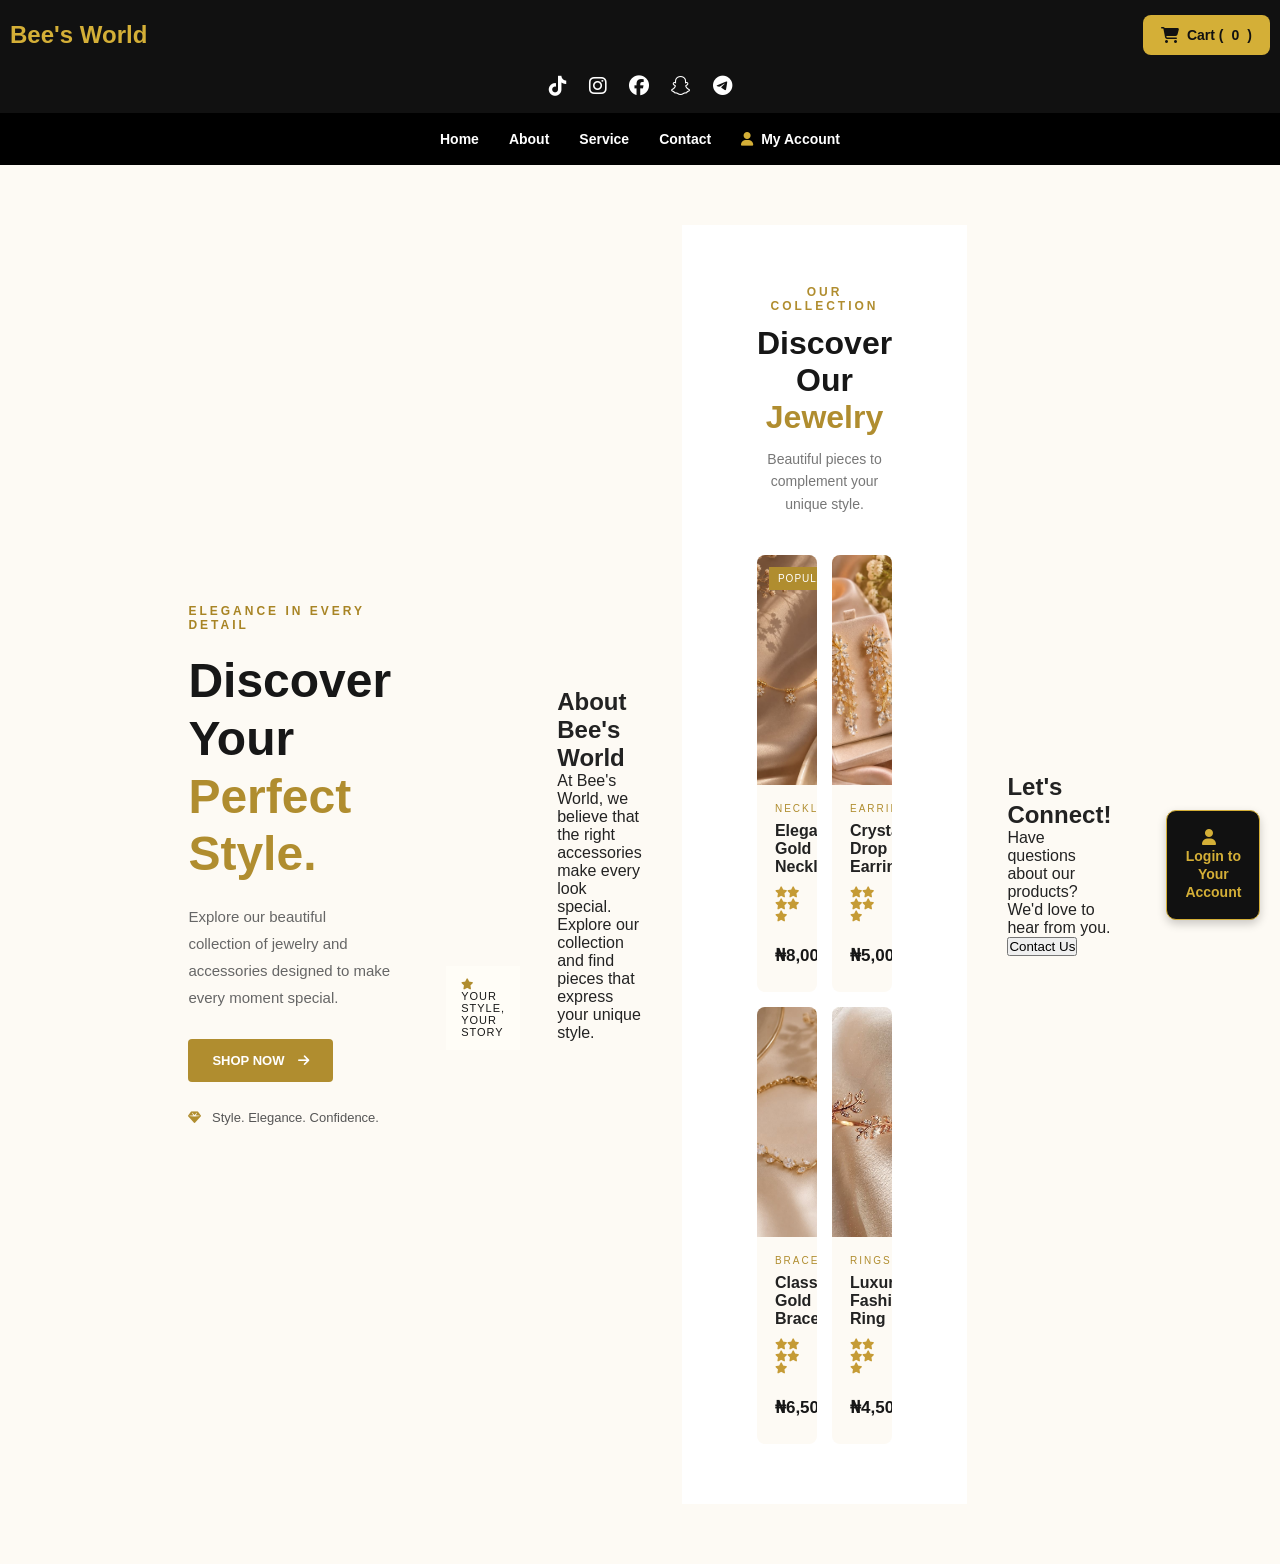
<file: index.html>
<!DOCTYPE html>
<html lang="en">
<head>
    <meta charset="UTF-8">
    <meta name="viewport" content="width=device-width, initial-scale=1.0">
<title>Bee's World | Jewelry & Accessories</title>
<link rel="stylesheet" href="https://cdnjs.cloudflare.com/ajax/libs/font-awesome/6.5.2/css/all.min.css">
<link rel="stylesheet" href="style.css">
</head>
<body>

<header>
    <div class="top-header">
<div class="logo">Bee's World</div>

<a href="cart.html" class="header-cart"><i class="fa-solid fa-cart-shopping"></i>Cart (<span id="cart-count">0</span>)
</a>
    </div>

    <div class="social-icons">

<a href="https://www.tiktok.com/" class="icon"><i class="fa-brands fa-tiktok"></i></a>

<a href="https://www.instagram.com/" class="icon"><i class="fa-brands fa-instagram"></i></a>

<a href="https://www.facebook.com/" class="icon"><i class="fa-brands fa-facebook"></i></a>

<a href="https://www.snapchat.com/" class="icon"><i class="fa-brands fa-snapchat"></i></a>

<a href="https://telegram.com/" class="icon"><i class="fa-brands fa-telegram"></i></a>
    </div>
</header>

<nav>
    <a href="index.html">Home</a>
    <a href="about.html">About</a>
    <a href="service.html">Service</a>
    <a href="contact.html">Contact</a>
    <a href="#" id="account-link">
        <i class="fa-solid fa-user"></i> My Account
    </a>
</nav>
	
<section class="hero">

<section class="hero" id="home">
    <div class="hero-content">

<p class="hero-tag">ELEGANCE IN EVERY DETAIL</p>

<h1>Discover Your<span>Perfect Style.</span></h1>

<p class="hero-description">Explore our beautiful collection of jewelry and accessories designed to make every moment special.</p>

<a href="#products" class="shop-btn">
SHOP NOW <i class="fa-solid fa-arrow-right"></i></a>

<div class="hero-note"><i class="fa-solid fa-gem"></i>
  Style. Elegance. Confidence.
        </div>
    </div>

    <div class="hero-image">
<img src="IMG_6001.JPG"alt="Elegant jewelry collection"> 
<div class="image-label"><i class="fa-solid fa-star"></i>
            YOUR STYLE, YOUR STORY
        </div>
    </div>
</section>

<section class="about" id="about">
    <h2>About Bee's World</h2>
<p>At Bee's World, we believe that the right accessories make every look special. Explore our collection and find pieces that express your unique style.</p>
</section>

<section class="products" id="products">

    <div class="section-heading">
        <p class="section-tag">OUR COLLECTION</p>
        <h2>Discover Our <span>Jewelry</span></h2>
        <p>Beautiful pieces to complement your unique style.</p>
    </div>

    <div class="product-container">

        <div class="product-card">
 <div class="product-image">
<img src="IMG_6000.JPG" alt="Elegant gold necklace">
  <span class="product-label">POPULAR</span>
            </div>

        <div class="product-info">
     <p class="product-category">NECKLACES</p>
         <h3>Elegant Gold Necklace</h3>

<div class="product-rating"><i class="fa-solid fa-star"></i><i class="fa-solid fa-star"></i><i class="fa-solid fa-star"></i><i class="fa-solid fa-star"></i><i class="fa-solid fa-star"></i>              
 </div>

<div class="product-bottom">
<span class="product-price">₦8,000</span>
<button onclick="addToCart('Elegant Gold Necklace', 8000)">
<i class="fa-solid fa-cart-plus"></i>
</button>
</div>
     </div>
	    </div>

     
        <div class="product-card">
 <div class="product-image">
<img src="IMG_6002.JPG" alt="Beautiful earrings">
            </div>

            <div class="product-info"> <p class="product-category">EARRINGS</p>
       <h3>Crystal Drop Earrings</h3>

<div class="product-rating"><i class="fa-solid fa-star"></i><i class="fa-solid fa-star"></i><i class="fa-solid fa-star"></i><i class="fa-solid fa-star"></i><i class="fa-solid fa-star"></i>
 </div>
<div class="product-bottom"><span class="product-price">₦5,000</span>
                    
<button type="button" onclick="addToCart('Crystal Drop Earrings', 5000)">
    <i class="fa-solid fa-cart-plus"></i>
</button>
                </div>
            </div>

        </div>

<div class="product-card">
   <div class="product-image">
<img src="IMG_6003.JPG" alt="Elegant bracelet">
            </div>

     <div class="product-info">
<p class="product-category">BRACELETS</p>
   <h3>Classic Gold Bracelet</h3>

<div class="product-rating"><i class="fa-solid fa-star"></i><i class="fa-solid fa-star"></i><i class="fa-solid fa-star"></i><i class="fa-solid fa-star"></i><i class="fa-solid fa-star"></i>               
 </div>
        <div class="product-bottom">
      <span class="product-price">₦6,500</span>
<button type="button" onclick="addToCart('Classic Gold Bracelet', 6500)">
    <i class="fa-solid fa-cart-plus"></i>
</button>
                </div>
            </div>
        </div>

        <div class="product-card">
            <div class="product-image">
<img src="IMG_6004.JPG" alt="Elegant fashion ring">
            </div>

            <div class="product-info">
                <p class="product-category">RINGS</p>
                <h3>Luxury Fashion Ring</h3>

<div class="product-rating"><i class="fa-solid fa-star"></i><i class="fa-solid fa-star"></i><i class="fa-solid fa-star"></i><i class="fa-solid fa-star"></i><i class="fa-solid fa-star"></i>
               
 </div>
  <div class="product-bottom"><span class="product-price">₦4,500</span>
<button onclick="addToCart('Luxury Fashion Ring', 4500)">
<i class="fa-solid fa-cart-plus"></i>
   </button>
                </div>
            </div>
        </div>
    </div>

</section>

<section class="contact" id="contact">
<h2>Let's Connect!</h2>
<p>Have questions about our products? We'd love to hear from you.</p>
<button type="button" onclick="contactUs()" class="contact-btn">
    Contact Us
</button>
<div id="contact-options" class="contact-options" style="display: none;">
    <a href="https://wa.me/2349028443894" target="_blank" rel="noopener noreferrer">
        <i class="fa-brands fa-whatsapp"></i> WhatsApp Us
    </a>
</div>
</section>

<div class="footer-login">
    <i class="fa-solid fa-user"></i>
    <a href="login.html">Login to Your Account</a>
</div>

<footer>
    <p>&copy; 2026 Bee's World. All rights reserved.</p>
</footer>
	
<script src="./script.js" defer></script>
<script>
window.addEventListener("error", function(event) {
    console.error("Bee's World error:", event.message);
});
</script>
</body>
</html>
</file>
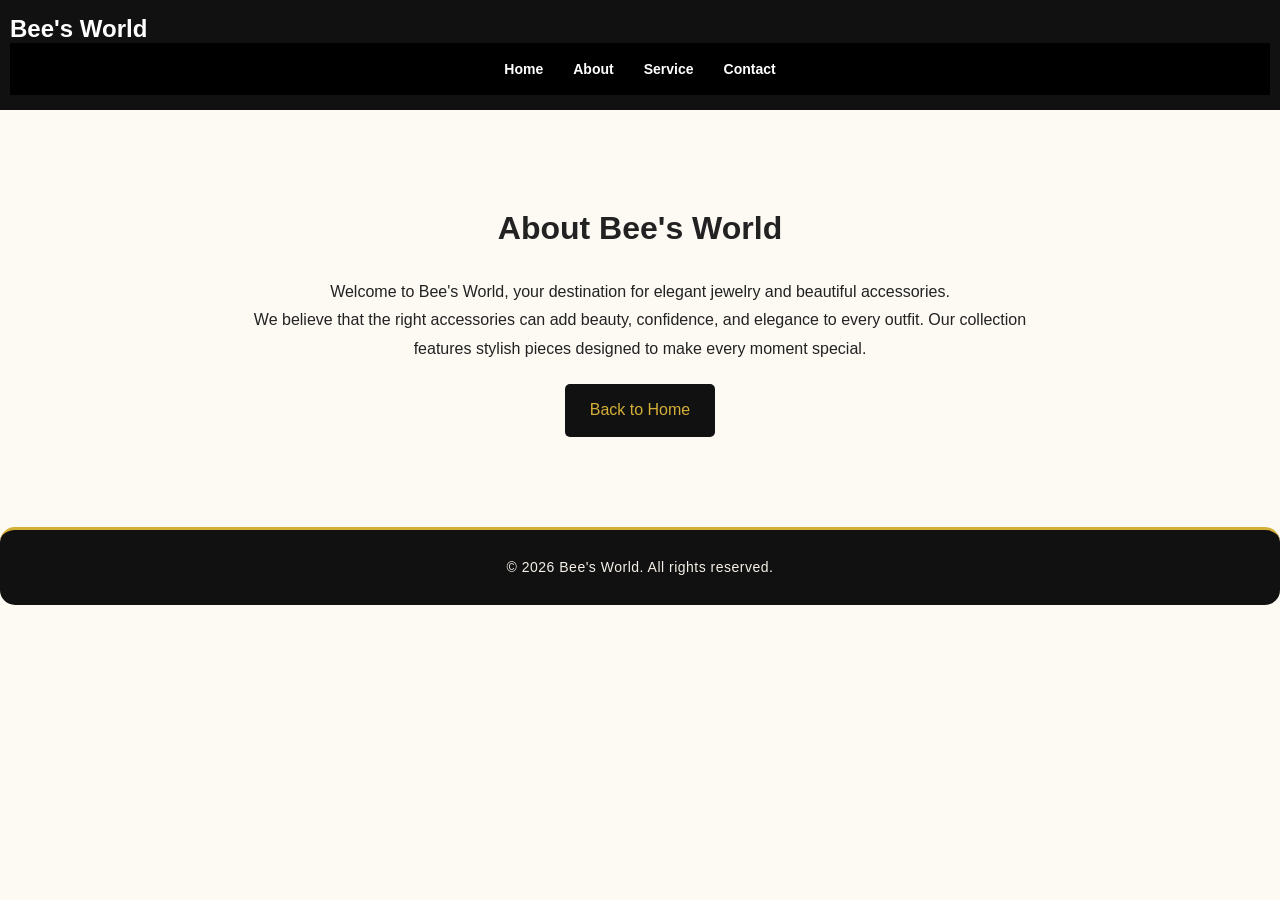
<file: about.html>
<!DOCTYPE html>
<html lang="en">
<head>
    <meta charset="UTF-8">
    <meta name="viewport" content="width=device-width, initial-scale=1.0">
<title>About Us | Bee's World</title>
<link rel="stylesheet" href="style.css">
<style>
    .about-page {
        max-width: 850px;
        margin: 60px auto;
        padding: 30px;
        text-align: center;
        line-height: 1.8;
    }
    .about-page h1 {
        margin-bottom: 20px;
    }
    .about-page a {
        display: inline-block;
        margin-top: 20px;
        padding: 12px 25px;
        background: #111;
        color: #d4af37;
        text-decoration: none;
        border-radius: 5px;
    }
</style>
</head>
<body>
<header>
    <h2>Bee's World</h2>
    <nav>
        <a href="index.html">Home</a>
        <a href="about.html">About</a>
        <a href="service.html">Service</a>
        <a href="contact.html">Contact</a>
    </nav>
</header>
<main class="about-page">
    <h1>About Bee's World</h1>
    <p>
        Welcome to Bee's World, your destination for elegant
        jewelry and beautiful accessories.
    </p>
    <p>
        We believe that the right accessories can add beauty,
        confidence, and elegance to every outfit. Our collection
        features stylish pieces designed to make every moment special.
    </p>
    <a href="index.html">Back to Home</a>
</main>
<footer>
    <p>&copy; 2026 Bee's World. All rights reserved.</p>
</footer>
</body>
</html>
</file>
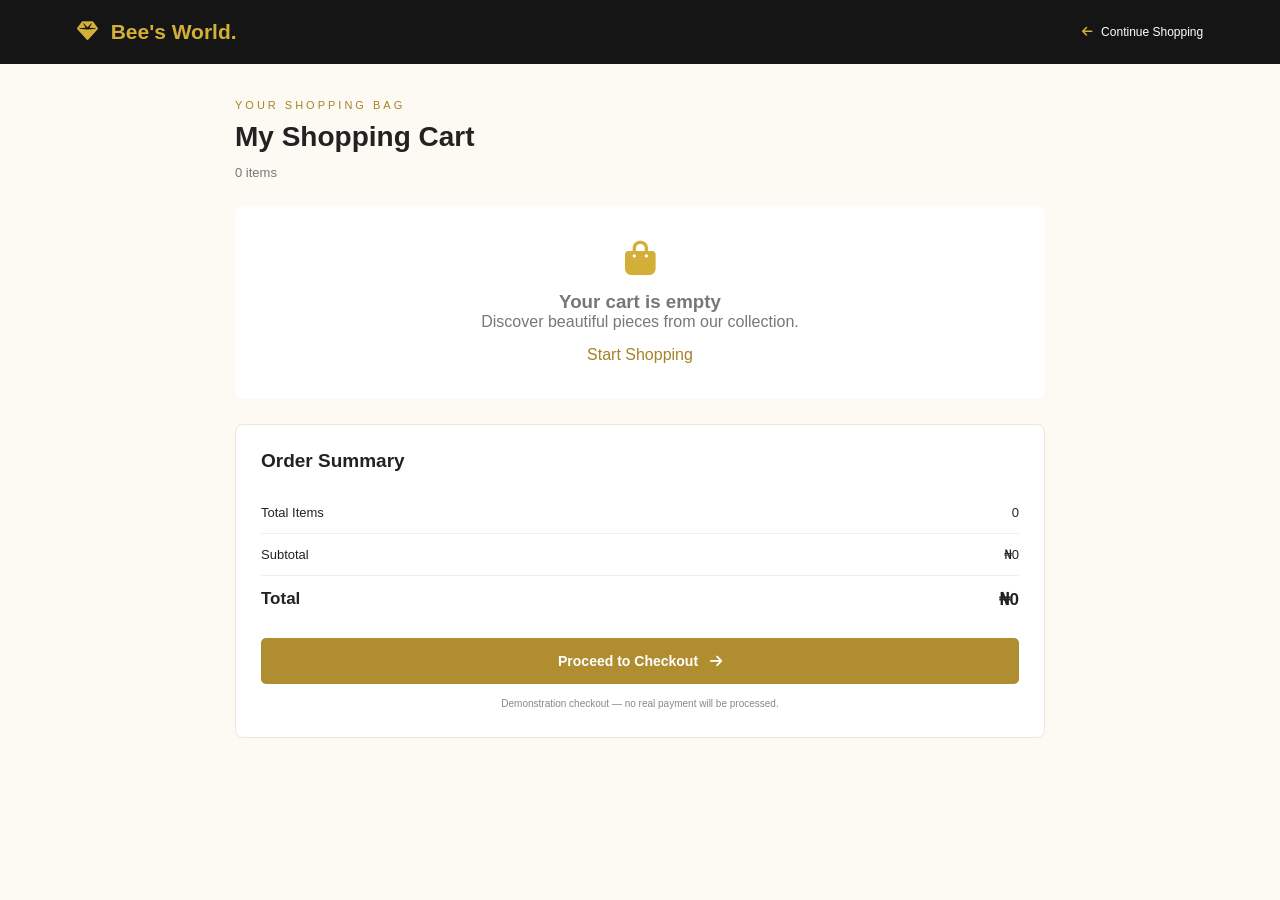
<file: cart.html>
<!DOCTYPE html>
<html lang="en">

<head>
    <meta charset="UTF-8">
    <meta name="viewport" content="width=device-width, initial-scale=1.0">

    <title>Shopping Cart | Bee's World</title>

<link rel="stylesheet" href="https://cdnjs.cloudflare.com/ajax/libs/font-awesome/6.5.2/css/all.min.css">

<link rel="stylesheet" href="style.css">
</head>

<body class="cart-page">

    <header class="cart-header">

        <a href="index.html" class="cart-logo">
            <i class="fa-solid fa-gem"></i>
            Bee's World.
        </a>

        <a href="index.html#products" class="continue-shopping">
            <i class="fa-solid fa-arrow-left"></i>
            Continue Shopping
        </a>

    </header>

    <main class="cart-container">

        <div class="cart-title">
            <p>YOUR SHOPPING BAG</p>
            <h1>My Shopping Cart</h1>
            <span id="cart-items-count">0 items</span>
        </div>

<div id="cart-items" class="cart-items"></div>

        <div class="cart-summary">

            <h2>Order Summary</h2>

            <div class="summary-row">
                <span>Total Items</span>
                <span id="summary-quantity">0</span>
            </div>

            <div class="summary-row">
                <span>Subtotal</span>
                <span id="cart-subtotal">₦0</span>
            </div>

            <div class="summary-row total-row">
                <span>Total</span>
                <span id="cart-total">₦0</span>
            </div>

            <button class="checkout-btn" onclick="checkout()">
                Proceed to Checkout
                <i class="fa-solid fa-arrow-right"></i>
            </button>

            <p class="demo-note">
                Demonstration checkout — no real payment will be processed.
            </p>

        </div>

    </main>

    <script src="script.js"></script>
</body>
</html>
</file>
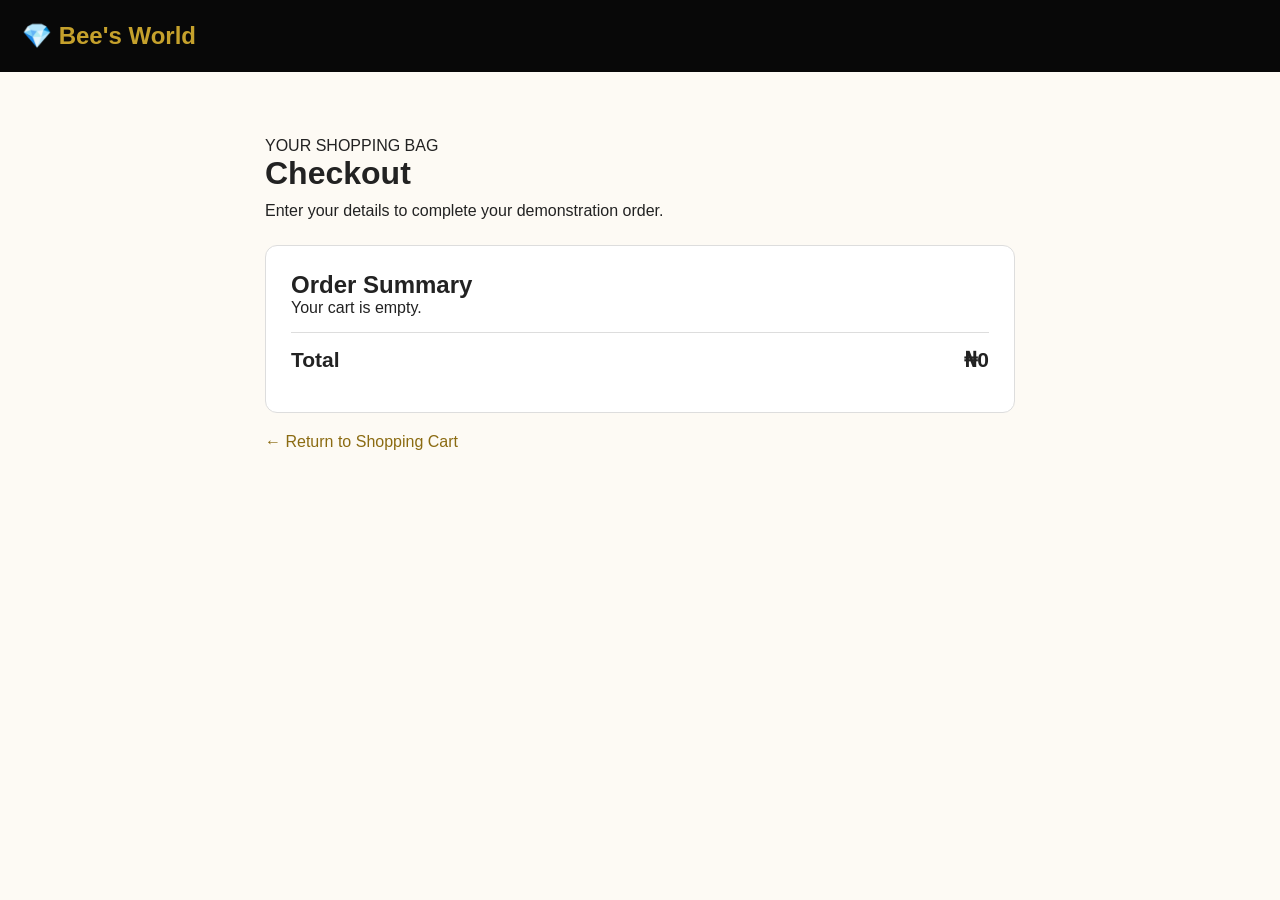
<file: checkout.html>
<!DOCTYPE html>
<html lang="en">
<head>
    <meta charset="UTF-8">
    <meta name="viewport" content="width=device-width, initial-scale=1.0">

    <title>Checkout | Bee's World</title>

    <link rel="stylesheet" href="style.css">

    <style>
        .checkout-container {
            max-width: 800px;
            margin: 40px auto;
            padding: 25px;
        }

        .checkout-container h1 {
            margin-bottom: 10px;
        }

        .checkout-form,
        .checkout-summary {
            background: #fff;
            padding: 25px;
            margin-top: 25px;
            border: 1px solid #ddd;
            border-radius: 12px;
        }

        .checkout-form label {
            display: block;
            margin-top: 18px;
            margin-bottom: 8px;
            font-weight: bold;
        }

        .checkout-form input,
        .checkout-form textarea {
            width: 100%;
            padding: 13px;
            border: 1px solid #ccc;
            border-radius: 6px;
            font-size: 16px;
        }

        .checkout-form textarea {
            min-height: 100px;
            resize: vertical;
        }

        .checkout-summary p {
            display: flex;
            justify-content: space-between;
            gap: 15px;
            margin: 15px 0;
        }

        .checkout-summary .total {
            border-top: 1px solid #ddd;
            padding-top: 15px;
            font-size: 21px;
            font-weight: bold;
        }

        .checkout-button {
            width: 100%;
            padding: 16px;
            margin-top: 20px;
            background: #b38b18;
            color: white;
            border: none;
            border-radius: 8px;
            font-size: 17px;
            font-weight: bold;
            cursor: pointer;
        }

        .back-link {
            display: inline-block;
            margin-top: 20px;
            color: #8b6b12;
            text-decoration: none;
        }

        .checkout-message {
            display: none;
            padding: 20px;
            margin-top: 20px;
            background: #f0f8e9;
            border: 1px solid #9ac47a;
            border-radius: 8px;
            overflow-wrap: anywhere;
        }

        .checkout-message h2 {
            color: #426b2a;
        }

        @media (max-width: 600px) {
            .checkout-container {
                margin: 20px auto;
                padding: 15px;
            }

            .checkout-form,
            .checkout-summary {
                padding: 18px;
            }
        }
    </style>
</head>

<body>

    <header style="background:#080808; color:#c5a12c; padding:22px;">
        <h2>💎 Bee's World</h2>
    </header>

    <main class="checkout-container">

        <p>YOUR SHOPPING BAG</p>
        <h1>Checkout</h1>
        <p>Enter your details to complete your demonstration order.</p>

        <section class="checkout-summary">
            <h2>Order Summary</h2>

            <div id="checkout-items">
                Loading your items...
            </div>

            <p class="total">
                <span>Total</span>
                <span id="checkout-total">₦0</span>
            </p>
        </section>

        <form id="checkout-form" class="checkout-form">

            <h2>Customer Information</h2>

            <label for="customer-name">Full Name</label>
            <input
                type="text"
                id="customer-name"
                required
                autocomplete="name"
            >

            <label for="customer-email">Email Address</label>
            <input
                type="email"
                id="customer-email"
                required
                autocomplete="email"
            >

            <label for="customer-phone">Phone Number</label>
            <input
                type="tel"
                id="customer-phone"
                required
                autocomplete="tel"
            >

            <label for="customer-address">Delivery Address</label>
            <textarea
                id="customer-address"
                required
                autocomplete="street-address"
            ></textarea>

            <button type="submit" class="checkout-button">
                Place Demonstration Order
            </button>

        </form>

        <section id="checkout-message" class="checkout-message"
            aria-live="polite">
        </section>

        <a href="cart.html" class="back-link">
            ← Return to Shopping Cart
        </a>

    </main>

    <script>
        const checkoutItems =
            document.getElementById("checkout-items");

        const checkoutTotal =
            document.getElementById("checkout-total");

        const checkoutForm =
            document.getElementById("checkout-form");

        const checkoutMessage =
            document.getElementById("checkout-message");

        function getCart() {
            try {
                const savedCart =
                    JSON.parse(localStorage.getItem("beeCart")) || [];

                return Array.isArray(savedCart) ? savedCart : [];
            } catch (error) {
                return [];
            }
        }

        function formatNaira(amount) {
            return "₦" + Number(amount).toLocaleString("en-NG");
        }

        function displayCheckoutItems() {
            const cart = getCart();
            checkoutItems.innerHTML = "";

            if (cart.length === 0) {
                checkoutItems.textContent = "Your cart is empty.";

                checkoutTotal.textContent = formatNaira(0);

                checkoutForm.hidden = true;

                return;
            }

            let total = 0;

            cart.forEach(function(item) {
                const row = document.createElement("p");
                const name = document.createElement("span");
                const price = document.createElement("span");

                name.textContent = item.name;
                price.textContent = formatNaira(item.price);

                row.appendChild(name);
                row.appendChild(price);

                checkoutItems.appendChild(row);

                total += Number(item.price) || 0;
            });

            checkoutTotal.textContent = formatNaira(total);
        }

        checkoutForm.addEventListener("submit", function(event) {
            event.preventDefault();

            const cart = getCart();

            if (cart.length === 0) {
                alert("Your cart is empty. Please add a product first.");
                return;
            }

            const customerName =
                document.getElementById("customer-name").value.trim();

            if (!customerName) {
                alert("Please enter your full name.");
                return;
            }

            const orderNumber =
                "BEE-" + Date.now().toString().slice(-8);

            checkoutMessage.replaceChildren();

            const heading = document.createElement("h2");
            heading.textContent = "Order Submitted Successfully!";

            const greeting = document.createElement("p");
            greeting.textContent =
                "Thank you, " + customerName +
                "! Your demonstration order number is " + orderNumber + ".";

            const notice = document.createElement("p");
            notice.textContent =
                "This is a website demonstration. No real order was sent, " +
                "no payment was taken, and no delivery has been arranged.";

            checkoutMessage.appendChild(heading);
            checkoutMessage.appendChild(greeting);
            checkoutMessage.appendChild(notice);

            checkoutMessage.style.display = "block";

            checkoutForm.hidden = true;

            checkoutMessage.scrollIntoView({
                behavior: "smooth",
                block: "center"
            });
        });

        displayCheckoutItems();
    </script>

</body>
</html>
</file>
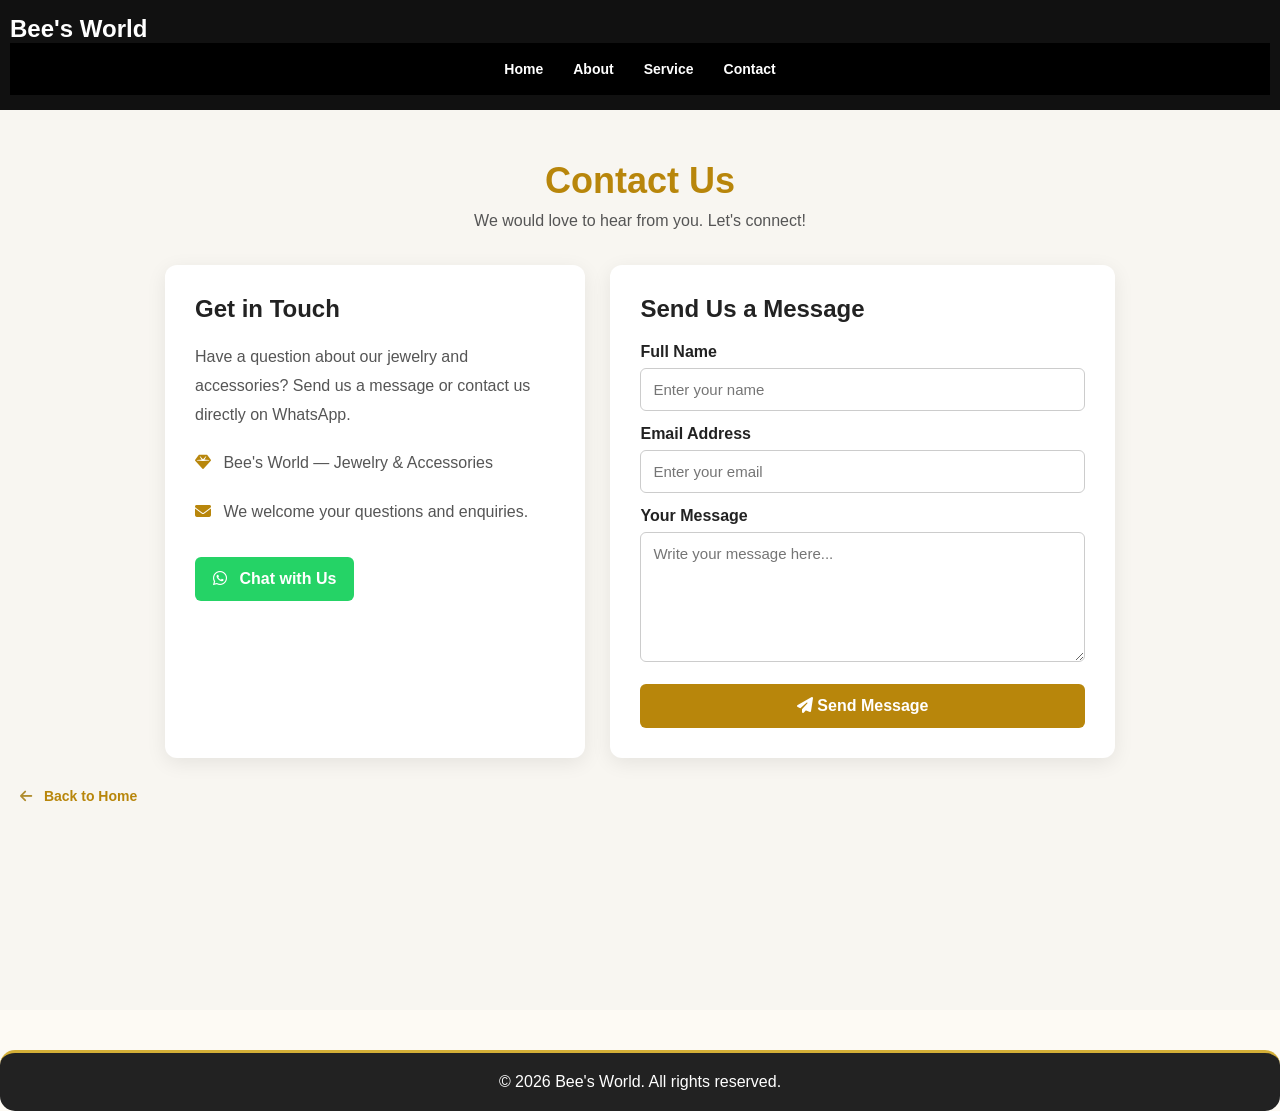
<file: contact.html>
<!DOCTYPE html>
<html lang="en">
<head>
    <meta charset="UTF-8">
    <meta name="viewport" content="width=device-width, initial-scale=1.0">
    <title>Contact Us | Bee's World</title>
    <link rel="stylesheet" href="style.css">
    <link rel="stylesheet"
          href="https://cdnjs.cloudflare.com/ajax/libs/font-awesome/6.5.2/css/all.min.css">
    <style>
        .contact-page {
            min-height: 100vh;
            padding: 50px 20px;
            background: #f8f6f1;
        }
        .contact-heading {
            text-align: center;
            margin-bottom: 35px;
        }
        .contact-heading h1 {
            color: #b8860b;
            font-size: 36px;
            margin-bottom: 10px;
        }
        .contact-heading p {
            color: #555;
            font-size: 16px;
        }
        .contact-container {
            max-width: 950px;
            margin: auto;
            display: grid;
            grid-template-columns: 1fr 1.2fr;
            gap: 25px;
        }
        .contact-info,
        .contact-form {
            background: white;
            padding: 30px;
            border-radius: 12px;
            box-shadow: 0 5px 20px rgba(0, 0, 0, 0.08);
        }
        .contact-info h2,
        .contact-form h2 {
            margin-bottom: 20px;
            color: #222;
        }
        .contact-info p {
            line-height: 1.8;
            margin-bottom: 20px;
            color: #555;
        }
        .contact-info i {
            color: #b8860b;
            margin-right: 8px;
        }
        .whatsapp-button {
            display: inline-block;
            background: #25d366;
            color: white;
            padding: 13px 18px;
            border-radius: 6px;
            text-decoration: none;
            font-weight: bold;
            margin-top: 10px;
        }
        .whatsapp-button i {
            color: white;
        }
        .contact-form label {
            display: block;
            margin: 14px 0 7px;
            font-weight: bold;
        }
        .contact-form input,
        .contact-form textarea {
            width: 100%;
            padding: 12px;
            border: 1px solid #ccc;
            border-radius: 6px;
            font-size: 15px;
            font-family: inherit;
        }
        .contact-form textarea {
            min-height: 130px;
            resize: vertical;
        }
        .send-button {
            width: 100%;
            padding: 13px;
            margin-top: 18px;
            border: none;
            border-radius: 6px;
            background: #b8860b;
            color: white;
            font-size: 16px;
            font-weight: bold;
            cursor: pointer;
        }
        .send-button:hover {
            background: #222;
        }
        .back-home {
            text-align: center;
            margin-top: 30px;
        }
        .back-home a {
            color: #b8860b;
            text-decoration: none;
            font-weight: bold;
        }
        @media (max-width: 650px) {
            .contact-container {
                grid-template-columns: 1fr;
            }
            .contact-heading h1 {
                font-size: 29px;
            }
            .contact-info,
            .contact-form {
                padding: 22px;
            }
        }
    </style>
</head>
<body>
    <header>
        <h2>Bee's World</h2>
        <nav>
            <a href="index.html">Home</a>
            <a href="about.html">About</a>
            <a href="service.html">Service</a>
            <a href="contact.html">Contact</a>
        </nav>
    </header>
    <main class="contact-page">
        <div class="contact-heading">
            <h1>Contact Us</h1>
            <p>We would love to hear from you. Let's connect!</p>
        </div>
        <div class="contact-container">
            <div class="contact-info">
                <h2>Get in Touch</h2>
                <p>
                    Have a question about our jewelry and accessories?
                    Send us a message or contact us directly on WhatsApp.
                </p>
                <p>
                    <i class="fa-solid fa-gem"></i>
                    Bee's World — Jewelry & Accessories
                </p>
                <p>
                    <i class="fa-solid fa-envelope"></i>
                    We welcome your questions and enquiries.
                </p>
                <a class="whatsapp-button"
                   href="https://wa.me/2349028443894"
                   target="_blank"
                   rel="noopener noreferrer">
                    <i class="fa-brands fa-whatsapp"></i>
                    Chat with Us
                </a>
            </div>
            <div class="contact-form">
                <h2>Send Us a Message</h2>
                <form id="contactForm">
                    <label for="name">Full Name</label>
                    <input type="text" id="name"
                           placeholder="Enter your name" required>
                    <label for="email">Email Address</label>
                    <input type="email" id="email"
                           placeholder="Enter your email" required>
                    <label for="message">Your Message</label>
                    <textarea id="message"
                              placeholder="Write your message here..."
                              required></textarea>
                    <button type="submit" class="send-button">
                        <i class="fa-solid fa-paper-plane"></i>
                        Send Message
                    </button>
                </form>
            </div>
        </div>
        <div class="back-home">
            <a href="index.html">
                <i class="fa-solid fa-arrow-left"></i>
                Back to Home
            </a>
        </div>
    </main>
    <footer style="text-align:center; padding:20px; background:#222; color:white;">
        &copy; 2026 Bee's World. All rights reserved.
    </footer>
    <script>
        document.getElementById("contactForm").addEventListener("submit", function(event) {
            event.preventDefault();
            const name = document.getElementById("name").value.trim();
            const email = document.getElementById("email").value.trim();
            const message = document.getElementById("message").value.trim();
            const whatsappMessage =
                "Hello Bee's World!%0A%0A" +
                "Name: " + encodeURIComponent(name) + "%0A" +
                "Email: " + encodeURIComponent(email) + "%0A" +
                "Message: " + encodeURIComponent(message);
            window.open(
                "https://wa.me/2349028443894?text=" + whatsappMessage,
                "_blank"
            );
        });
    </script>
</body>
</html>
</file>
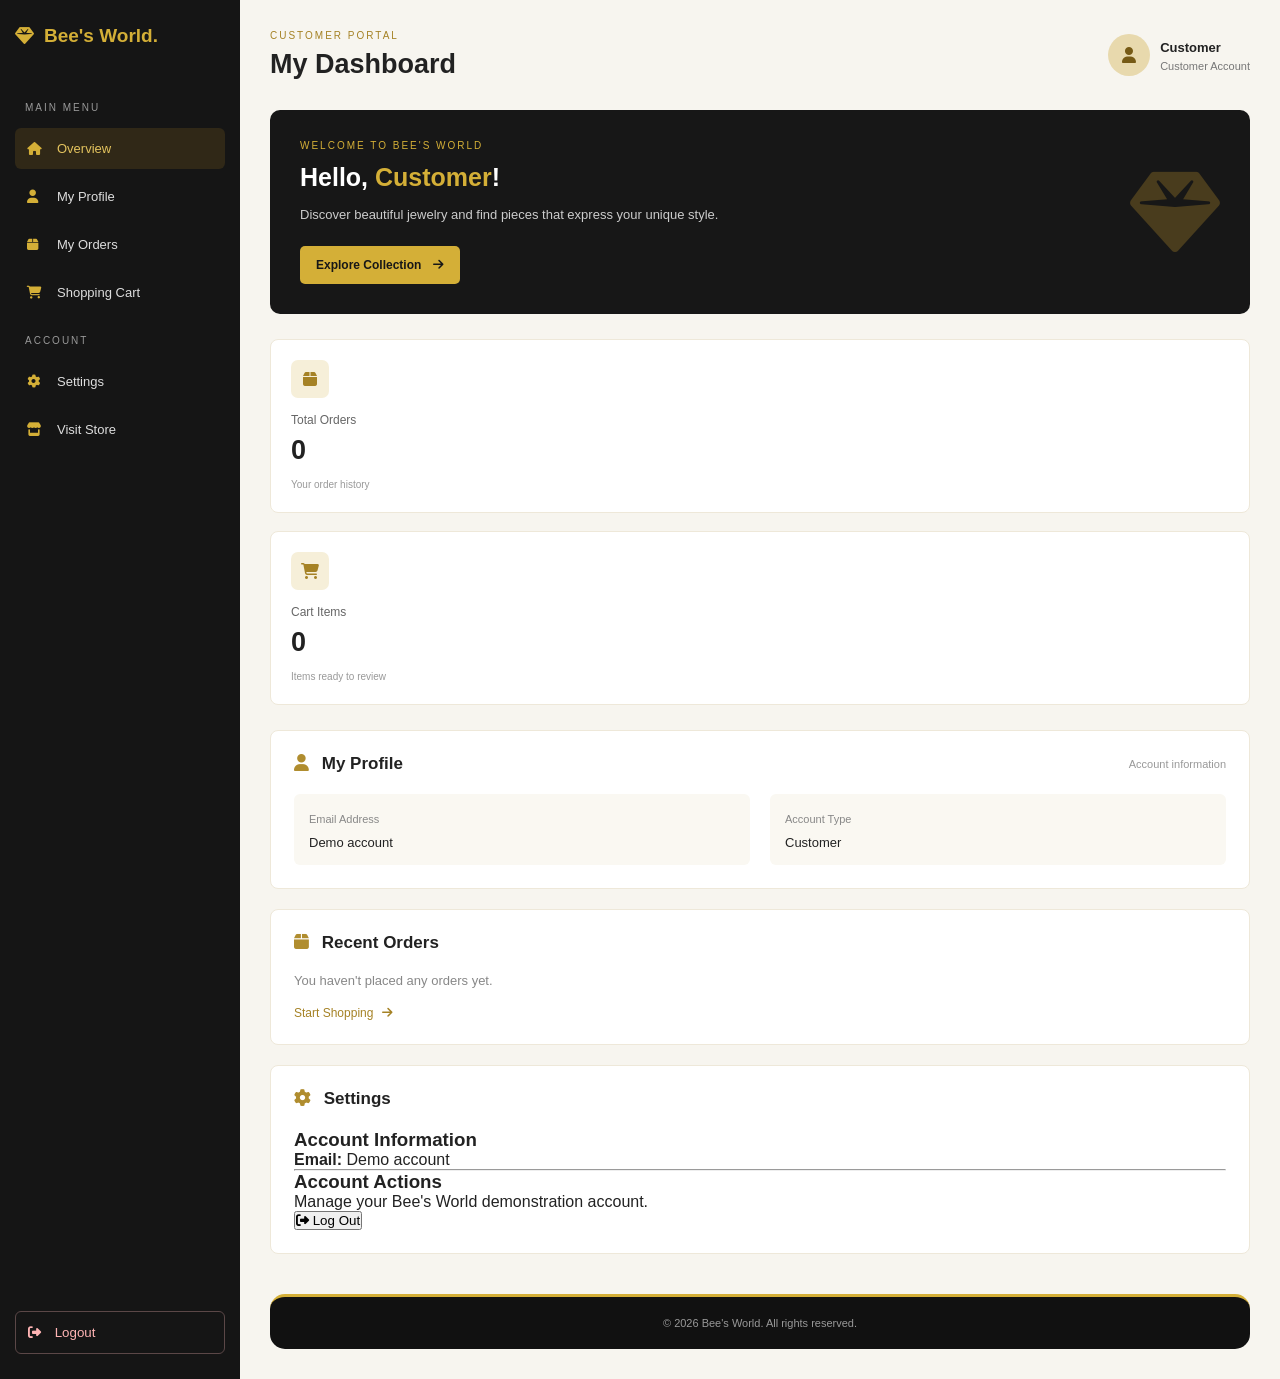
<file: dashboard.html>
<!DOCTYPE html>
<html lang="en">

<head>
    <meta charset="UTF-8">
    <meta name="viewport" content="width=device-width, initial-scale=1.0">

    <title>Dashboard | Bee's World</title>

    <link rel="stylesheet"
        href="https://cdnjs.cloudflare.com/ajax/libs/font-awesome/6.5.2/css/all.min.css">

    <link rel="stylesheet" href="style.css">
</head>

<body class="dashboard-page">

    <div class="dashboard-layout">

<!-- MOBILE MENU BUTTON -->
<button class="mobile-menu-btn" onclick="toggleSidebar()">
    <i class="fa-solid fa-bars"></i>
    <span>Bee's World Menu</span>
</button>

        <!-- SIDEBAR -->
  <aside class="sidebar" id="dashboard-sidebar">

            <div class="dashboard-logo">
                <i class="fa-solid fa-gem"></i>
                <span>Bee's World.</span>
            </div>

            <p class="sidebar-heading">MAIN MENU</p>

            <a href="#overview" class="sidebar-link active">
                <i class="fa-solid fa-house"></i>
                <span>Overview</span>
            </a>

            <a href="#profile" class="sidebar-link">
                <i class="fa-solid fa-user"></i>
                <span>My Profile</span>
            </a>

            <a href="#orders" class="sidebar-link">
                <i class="fa-solid fa-box"></i>
                <span>My Orders</span>
            </a>
      
            <a href="cart.html" class="sidebar-link">
                <i class="fa-solid fa-cart-shopping"></i>
                <span>Shopping Cart</span>
            </a>

            <p class="sidebar-heading">ACCOUNT</p>

            <a href="#settings" class="sidebar-link">
                <i class="fa-solid fa-gear"></i>
                <span>Settings</span>
            </a>

            <a href="index.html" class="sidebar-link">
                <i class="fa-solid fa-store"></i>
                <span>Visit Store</span>
            </a>

            <button class="sidebar-logout" onclick="logoutUser()">
                <i class="fa-solid fa-right-from-bracket"></i>
                Logout
            </button>

        </aside>

        <!-- MAIN DASHBOARD -->
        <main class="dashboard-main" id="overview">

            <div class="dashboard-topbar">

                <div>
                    <p class="dashboard-small-title">CUSTOMER PORTAL</p>
                    <h1>My Dashboard</h1>
                </div>

                <div class="dashboard-user">
                    <div class="user-avatar">
                        <i class="fa-solid fa-user"></i>
                    </div>

                    <div>
                        <strong id="dashboard-user-name">Customer</strong>
                        <p>Customer Account</p>
                    </div>
                </div>

            </div>

            <!-- WELCOME SECTION -->
            <section class="welcome-card">

                <div>
                    <p>WELCOME TO BEE'S WORLD</p>

                    <h2>Hello, <span id="welcome-name">Customer</span>!</h2>

                    <p>
                        Discover beautiful jewelry and find pieces
                        that express your unique style.
                    </p>

                    <a href="index.html#products" class="dashboard-shop-btn">
                        Explore Collection
                        <i class="fa-solid fa-arrow-right"></i>
                    </a>
                </div>

                <i class="fa-solid fa-gem welcome-decoration"></i>

            </section>

            <!-- SUMMARY CARDS -->
            <section class="summary-cards">

                <div class="summary-card">
                    <div class="summary-icon">
                        <i class="fa-solid fa-box"></i>
                    </div>

                    <p>Total Orders</p>
                    <h3 id="orders-count">0</h3>
                    <span>Your order history</span>
                </div>
                <div class="summary-card">
                    <div class="summary-icon">
                        <i class="fa-solid fa-cart-shopping"></i>
                    </div>

                    <p>Cart Items</p>
                    <h3 id="dashboard-cart-count">0</h3>
                    <span>Items ready to review</span>
                </div>

            </section>

            <!-- PROFILE -->
            <section class="dashboard-panel" id="profile">

                <div class="panel-heading">
                    <h2>
                        <i class="fa-solid fa-user"></i>
                        My Profile
                    </h2>

                    <span>Account information</span>
                </div>

                <div class="profile-details">

                    <div>
                        <span>Email Address</span>
                        <p id="dashboard-email">Not provided</p>
                    </div>

                    <div>
                        <span>Account Type</span>
                        <p>Customer</p>
                    </div>

                </div>

            </section>

            <!-- ORDERS -->
            <section class="dashboard-panel" id="orders">

                <div class="panel-heading">
                    <h2>
                        <i class="fa-solid fa-box"></i>
                        Recent Orders
                    </h2>
                </div>

                <p class="empty-message">
                    You haven't placed any orders yet.
                </p>

                <a href="index.html#products" class="text-link">
                    Start Shopping
                    <i class="fa-solid fa-arrow-right"></i>
                </a>

            </section>
            
<!-- SETTINGS -->
<section class="dashboard-panel" id="settings">
<div class="panel-heading">
    <h2>
        <i class="fa-solid fa-gear"></i>
        Settings
    </h2>
</div>

<div class="settings-content">

    <h3>Account Information</h3>

    <p>
        <strong>Email:</strong>
        <span id="settings-email">Demo account</span>
    </p>

    <hr>

    <h3>Account Actions</h3>

    <p>Manage your Bee's World demonstration account.</p>

    <button type="button" onclick="logoutUser()" class="settings-btn">
        <i class="fa-solid fa-right-from-bracket"></i>
        Log Out
    </button>

</div>
</section>


            <footer class="dashboard-footer">
                &copy; 2026 Bee's World. All rights reserved.
            </footer>

        </main>

    </div>

    <script src="script.js"></script>

</body>
</html>
</file>
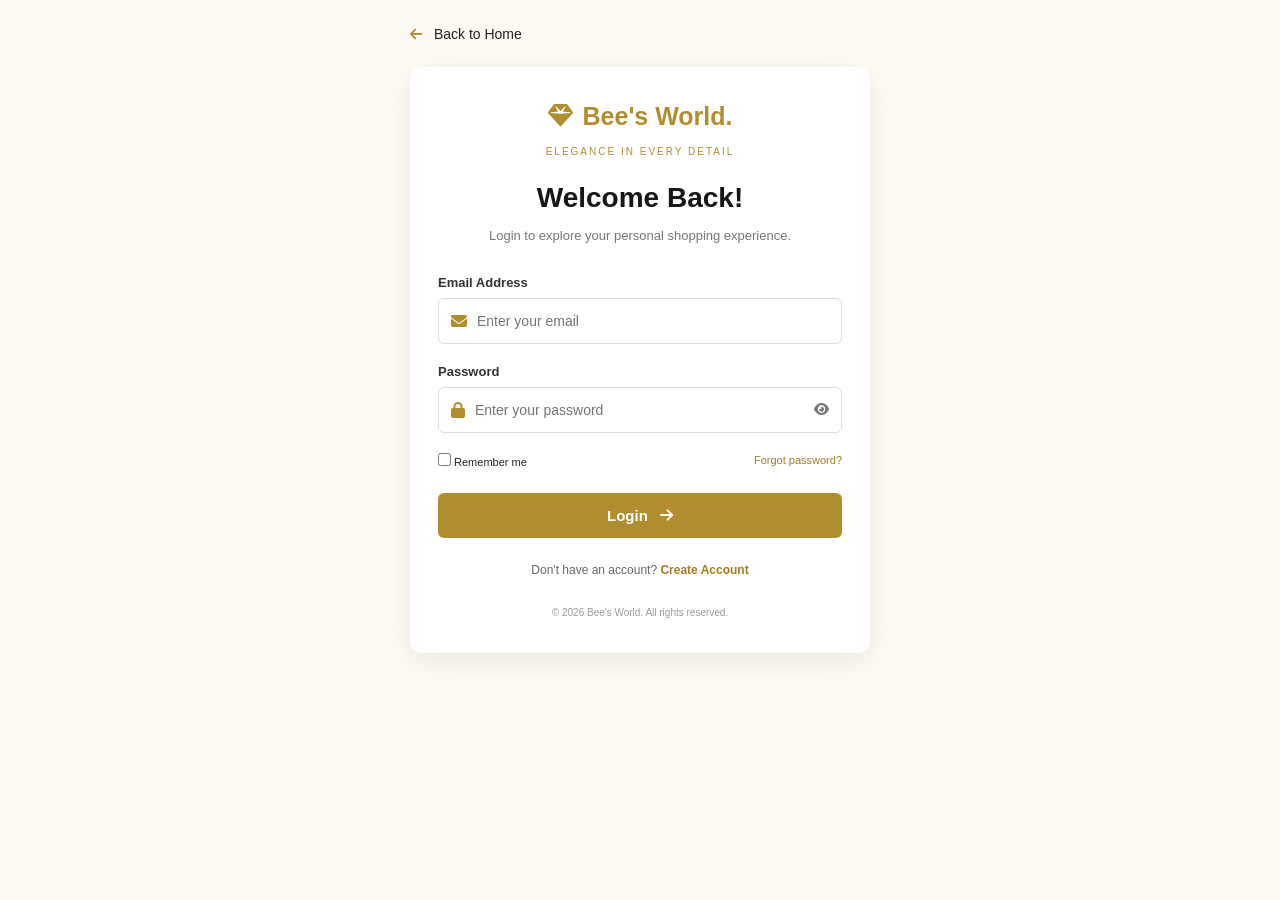
<file: login.html>
<!DOCTYPE html>
<html lang="en">
<head>
    <meta charset="UTF-8">
    <meta name="viewport" content="width=device-width, initial-scale=1.0">

    <title>Login | Bee's World</title>
<link rel="stylesheet" href="https://cdnjs.cloudflare.com/ajax/libs/font-awesome/6.5.2/css/all.min.css">

<link rel="stylesheet" href="style.css">
</head>

<body class="login-page">

    <div class="login-container">

        <a href="index.html" class="back-home">
            <i class="fa-solid fa-arrow-left"></i> Back to Home
        </a>

        <div class="login-box">

            <div class="login-logo">
                <i class="fa-solid fa-gem"></i>
                <h1>Bee's World.</h1>
            </div>

            <p class="login-tagline">ELEGANCE IN EVERY DETAIL</p>

            <h2>Welcome Back!</h2>

            <p class="login-description">
                Login to explore your personal shopping experience.
            </p>

            <form id="login-form">

                <div class="input-group">
                    <label for="email">Email Address</label>

                    <div class="input-box">
                        <i class="fa-solid fa-envelope"></i>

                        <input
                            type="email"
                            id="email"
                            placeholder="Enter your email"
                            required>
                    </div>
                </div>

                <div class="input-group">
                    <label for="password">Password</label>

                    <div class="input-box">
                        <i class="fa-solid fa-lock"></i>

                        <input
                            type="password"
                            id="password"
                            placeholder="Enter your password"
                            required>

                        <button
                            type="button"
                            class="toggle-password"
                            onclick="togglePassword()"
                            aria-label="Show or hide password">

                            <i class="fa-solid fa-eye" id="eye-icon"></i>

                        </button>
                    </div>
                </div>

                <div class="login-options">
                    <label>
                        <input type="checkbox" id="remember">
                        Remember me
                    </label>

                    <a href="#" onclick="return false;">
                        Forgot password?
                    </a>
                </div>

                <button type="submit" class="login-submit">
                    Login <i class="fa-solid fa-arrow-right"></i>
                </button>

            </form>

            <p class="register-link">
                Don't have an account?
                <a href="register.html">Create Account</a>
            </p>

            <p class="login-footer">
                &copy; 2026 Bee's World. All rights reserved.
            </p>

        </div>

    </div>

    <script src="script.js"></script>

</body>
</html>
</file>
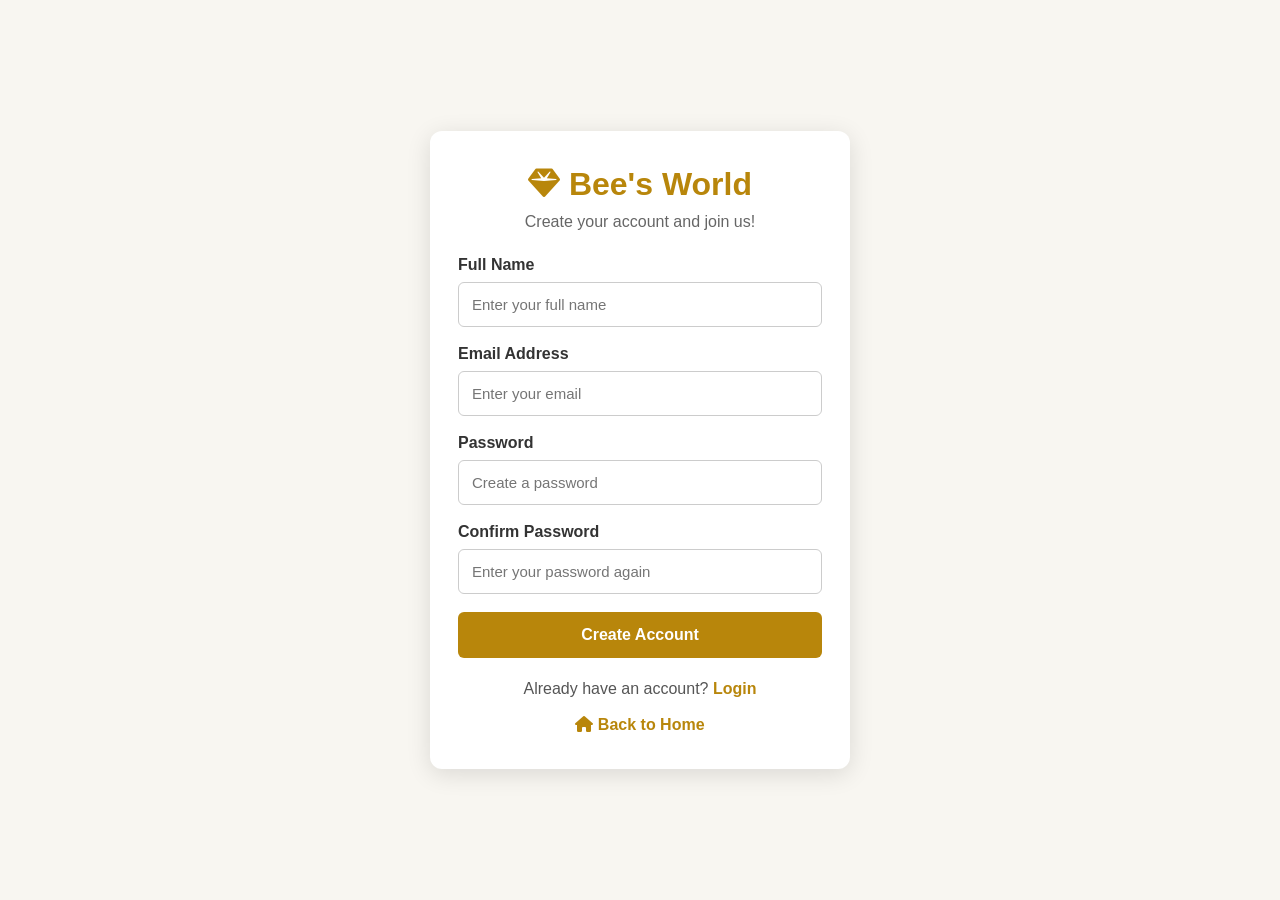
<file: register.html>
<!DOCTYPE html>
<html lang="en">
<head>
    <meta charset="UTF-8">
    <meta name="viewport" content="width=device-width, initial-scale=1.0">
    <title>Create Account | Bee's World</title>
    <link rel="stylesheet" href="style.css">
    <link rel="stylesheet"
          href="https://cdnjs.cloudflare.com/ajax/libs/font-awesome/6.5.2/css/all.min.css">
    <style>
        * {
            box-sizing: border-box;
        }
        body {
            margin: 0;
            min-height: 100vh;
            display: flex;
            justify-content: center;
            align-items: center;
            padding: 25px 15px;
            background: #f8f6f1;
            font-family: Arial, sans-serif;
        }
        .register-container {
            width: 100%;
            max-width: 420px;
            padding: 35px 28px;
            background: white;
            border-radius: 12px;
            box-shadow: 0 5px 25px rgba(0, 0, 0, 0.12);
        }
        .register-container h1 {
            text-align: center;
            color: #b8860b;
            margin-bottom: 10px;
        }
        .register-intro {
            text-align: center;
            color: #666;
            margin-bottom: 25px;
        }
        .form-group {
            margin-bottom: 18px;
        }
        .form-group label {
            display: block;
            margin-bottom: 8px;
            font-weight: bold;
            color: #333;
        }
        .form-group input {
            width: 100%;
            padding: 13px;
            border: 1px solid #ccc;
            border-radius: 6px;
            font-size: 15px;
        }
        .form-group input:focus {
            outline: none;
            border-color: #b8860b;
        }
        .register-button {
            width: 100%;
            padding: 14px;
            border: none;
            border-radius: 6px;
            background: #b8860b;
            color: white;
            font-size: 16px;
            font-weight: bold;
            cursor: pointer;
        }
        .register-button:hover {
            background: #222;
        }
        .login-link {
            margin-top: 22px;
            text-align: center;
            color: #555;
        }
        .login-link a,
        .home-link a {
            color: #b8860b;
            text-decoration: none;
            font-weight: bold;
        }
        .home-link {
            margin-top: 18px;
            text-align: center;
        }
        .message {
            margin-top: 15px;
            text-align: center;
            font-size: 14px;
        }
    </style>
</head>
<body>
    <div class="register-container">
        <h1><i class="fa-solid fa-gem"></i> Bee's World</h1>
        <p class="register-intro">Create your account and join us!</p>
        <form id="registerForm">
            <div class="form-group">
                <label for="fullname">Full Name</label>
                <input type="text" id="fullname"
                       placeholder="Enter your full name" required>
            </div>
            <div class="form-group">
                <label for="email">Email Address</label>
                <input type="email" id="email"
                       placeholder="Enter your email" required>
            </div>
            <div class="form-group">
                <label for="password">Password</label>
                <input type="password" id="password"
                       placeholder="Create a password"
                       minlength="6" required>
            </div>
            <div class="form-group">
                <label for="confirmPassword">Confirm Password</label>
                <input type="password" id="confirmPassword"
                       placeholder="Enter your password again"
                       minlength="6" required>
            </div>
            <button type="submit" class="register-button">
                Create Account
            </button>
            <p id="registerMessage" class="message" role="status"></p>
        </form>
        <p class="login-link">
            Already have an account?
            <a href="login.html">Login</a>
        </p>
        <p class="home-link">
            <a href="index.html">
                <i class="fa-solid fa-house"></i> Back to Home
            </a>
        </p>
    </div>
    <script>
        document.getElementById("registerForm").addEventListener("submit", function(event) {
            event.preventDefault();
            const name = document.getElementById("fullname").value.trim();
            const email = document.getElementById("email").value.trim().toLowerCase();
            const password = document.getElementById("password").value;
            const confirmPassword = document.getElementById("confirmPassword").value;
            const message = document.getElementById("registerMessage");
            if (password !== confirmPassword) {
                message.style.color = "red";
                message.textContent = "Passwords do not match.";
                return;
            }
            if (localStorage.getItem("beeUser")) {
                const existingUser = JSON.parse(localStorage.getItem("beeUser"));
                if (existingUser.email === email) {
                    message.style.color = "red";
                    message.textContent = "This email is already registered.";
                    return;
                }
            }
            const user = {
                name: name,
                email: email,
                password: password
            };
            localStorage.setItem("beeUser", JSON.stringify(user));
            message.style.color = "green";
            message.textContent = "Account created! Taking you to login...";
            setTimeout(function() {
                window.location.href = "login.html";
            }, 1500);
        });
    </script>
</body>
</html>
</file>
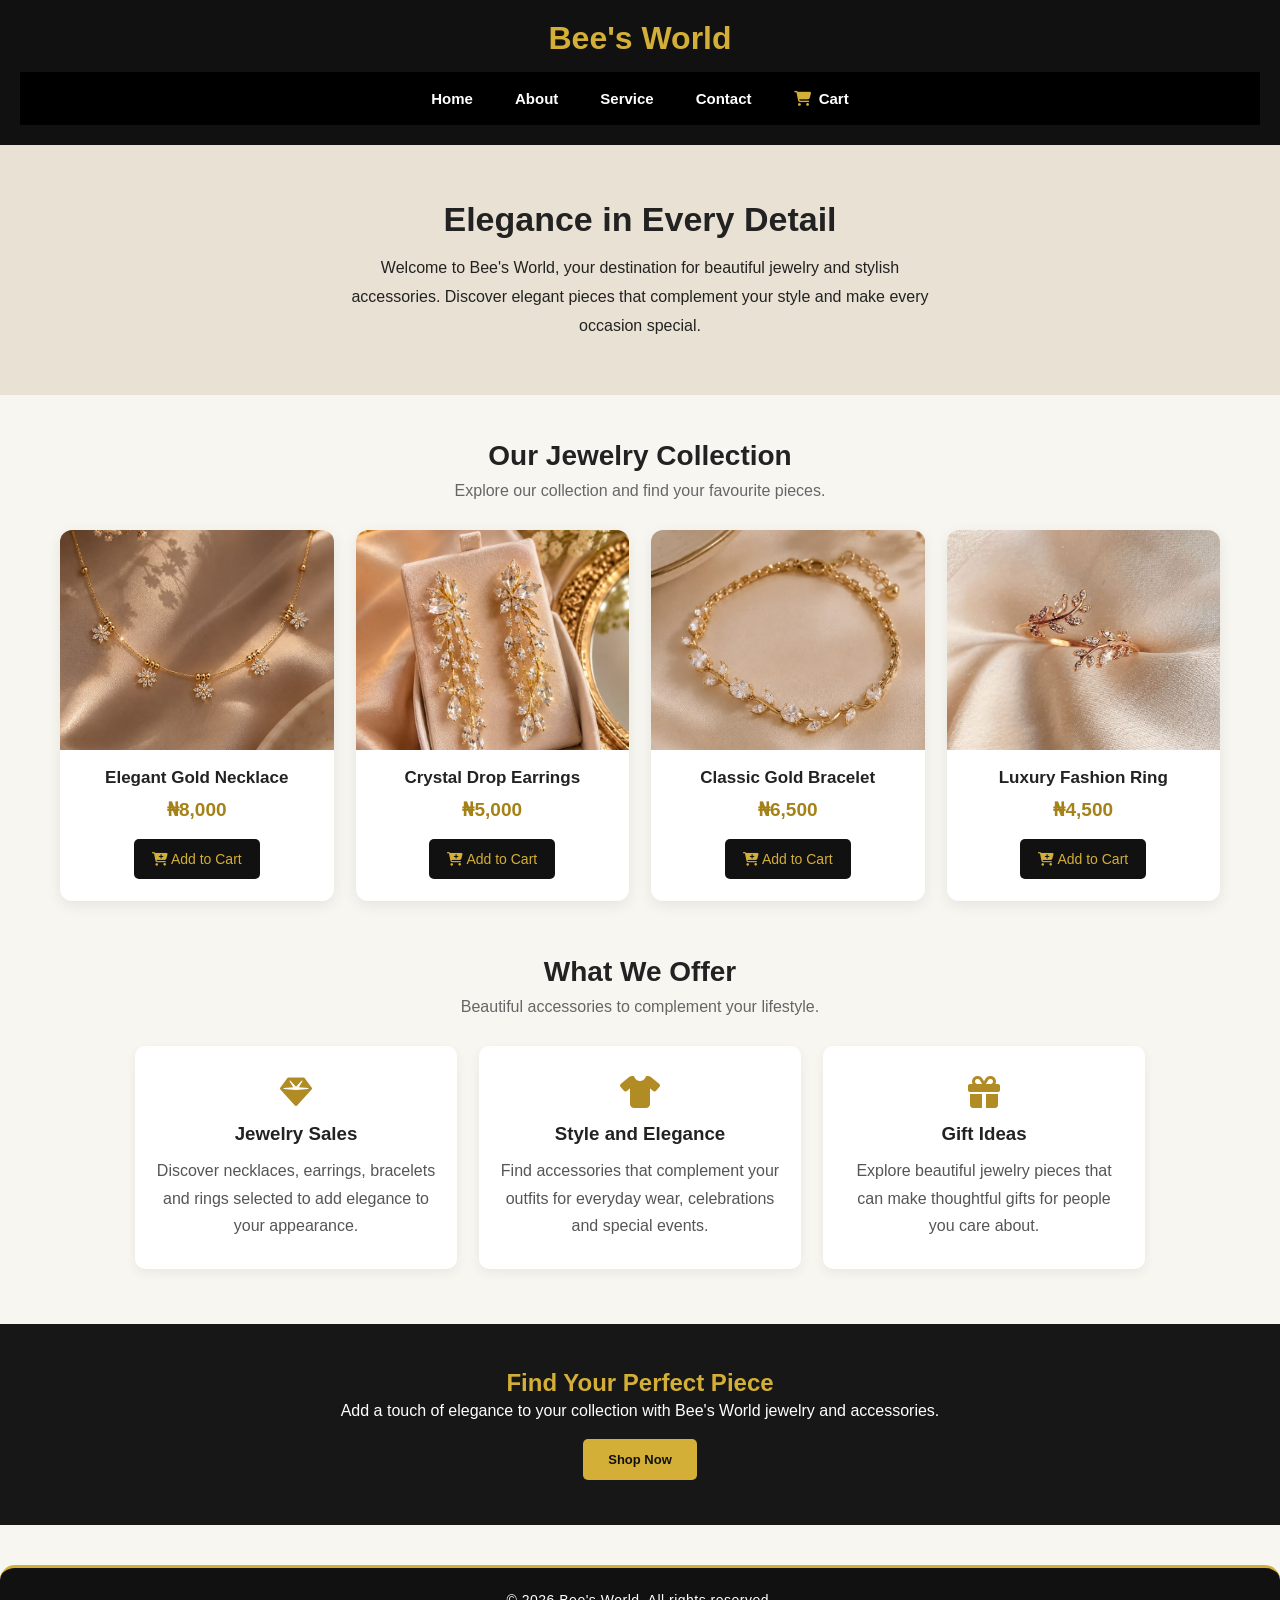
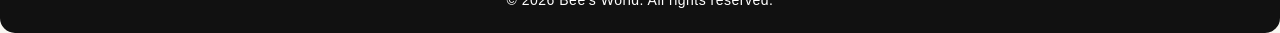
<file: service.html>
<!DOCTYPE html>
<html lang="en">
<head>
    <meta charset="UTF-8">
    <meta name="viewport" content="width=device-width, initial-scale=1.0">
<title>Our Services | Bee's World</title>
<link rel="stylesheet" href="style.css">
<link rel="stylesheet"
      href="https://cdnjs.cloudflare.com/ajax/libs/font-awesome/6.5.2/css/all.min.css">
<style>
    * {
        box-sizing: border-box;
    }
    body {
        margin: 0;
        background: #f8f6f1;
        color: #222;
        font-family: Arial, sans-serif;
    }
    header {
        background: #111;
        color: #d4af37;
        padding: 20px;
        text-align: center;
    }
    header h1 {
        margin: 0 0 15px;
    }
    nav {
        display: flex;
        justify-content: center;
        flex-wrap: wrap;
        gap: 22px;
    }
    nav a {
        color: white;
        text-decoration: none;
        font-size: 15px;
    }
    nav a:hover {
        color: #d4af37;
    }
    .service-hero {
        background: #e9e2d4;
        padding: 55px 20px;
        text-align: center;
    }
    .service-hero h2 {
        font-size: 34px;
        margin-bottom: 15px;
    }
    .service-hero p {
        max-width: 600px;
        margin: auto;
        line-height: 1.8;
    }
    .section-title {
        text-align: center;
        margin: 45px 15px 10px;
        font-size: 28px;
    }
    .section-description {
        text-align: center;
        margin: 10px 15px 30px;
        color: #666;
    }
    .product-container {
        display: grid;
        grid-template-columns: repeat(4, minmax(0, 1fr));
        gap: 22px;
        max-width: 1200px;
        margin: 30px auto 55px;
        padding: 0 20px;
    }
    .product-card {
        background: white;
        border-radius: 12px;
        overflow: hidden;
        text-align: center;
        box-shadow: 0 4px 15px rgba(0, 0, 0, 0.08);
        padding-bottom: 22px;
    }
    .product-card img {
        width: 100%;
        height: 220px;
        object-fit: cover;
        display: block;
    }
    .product-card h3 {
        font-size: 17px;
        margin: 18px 8px 10px;
    }
    .product-price {
        color: #a58218;
        font-size: 19px;
        font-weight: bold;
        margin-bottom: 18px;
    }
    .add-cart-btn {
        background: #111;
        color: #d4af37;
        border: none;
        padding: 12px 18px;
        border-radius: 5px;
        cursor: pointer;
        font-size: 14px;
    }
    .add-cart-btn:hover {
        background: #d4af37;
        color: #111;
    }
    .services-container {
        display: grid;
        grid-template-columns: repeat(3, minmax(0, 1fr));
        gap: 22px;
        max-width: 1050px;
        margin: 30px auto 55px;
        padding: 0 20px;
    }
    .service-box {
        background: white;
        padding: 30px 20px;
        text-align: center;
        border-radius: 10px;
        box-shadow: 0 4px 12px rgba(0, 0, 0, 0.06);
    }
    .service-box i {
        font-size: 32px;
        color: #b18b24;
        margin-bottom: 15px;
    }
    .service-box h3 {
        margin-bottom: 12px;
    }
    .service-box p {
        line-height: 1.7;
        color: #555;
    }
    .shop-section {
        background: #171717;
        color: white;
        text-align: center;
        padding: 45px 20px;
    }
    .shop-section h2 {
        color: #d4af37;
    }
    .shop-section p {
        line-height: 1.7;
    }
    .shop-btn {
        display: inline-block;
        margin-top: 15px;
        padding: 13px 25px;
        background: #d4af37;
        color: #111;
        text-decoration: none;
        border-radius: 5px;
        font-weight: bold;
    }
    footer {
        background: #111;
        color: white;
        text-align: center;
        padding: 20px;
        font-size: 14px;
    }
    @media (max-width: 850px) {
        .product-container {
            grid-template-columns: repeat(2, minmax(0, 1fr));
        }
        .services-container {
            grid-template-columns: repeat(2, minmax(0, 1fr));
        }
    }
    @media (max-width: 480px) {
        .product-container {
            gap: 12px;
            padding: 0 12px;
        }
        .product-card img {
            height: 165px;
        }
        .product-card h3 {
            font-size: 14px;
        }
        .add-cart-btn {
            padding: 10px;
            font-size: 12px;
        }
        .services-container {
            grid-template-columns: 1fr;
        }
        .service-hero h2 {
            font-size: 27px;
        }
    }
</style>
</head>
<body>
<header>
    <h1>Bee's World</h1>
    <nav>
        <a href="index.html">Home</a>
        <a href="about.html">About</a>
        <a href="service.html">Service</a>
        <a href="index.html#contact">Contact</a>
        <a href="cart.html">
            <i class="fa-solid fa-cart-shopping"></i> Cart
        </a>
    </nav>
</header>
<main>
    <section class="service-hero">
        <h2>Elegance in Every Detail</h2>
        <p>
            Welcome to Bee's World, your destination for beautiful
            jewelry and stylish accessories. Discover elegant pieces
            that complement your style and make every occasion special.
        </p>
    </section>
    <section id="jewelry">
        <h2 class="section-title">Our Jewelry Collection</h2>
        <p class="section-description">
            Explore our collection and find your favourite pieces.
        </p>
        <div class="product-container">
            <div class="product-card">
                <img src="IMG_6000.JPG" alt="Elegant gold necklace">
                <h3>Elegant Gold Necklace</h3>
                <p class="product-price">₦8,000</p>
                <button class="add-cart-btn" type="button"
                    onclick="addToCart('Elegant Gold Necklace', 8000)">
                    <i class="fa-solid fa-cart-plus"></i> Add to Cart
                </button>
            </div>
            <div class="product-card">
                <img src="IMG_6002.JPG" alt="Beautiful earrings">
                <h3>Crystal Drop Earrings</h3>
                <p class="product-price">₦5,000</p>
                <button class="add-cart-btn" type="button"
                    onclick="addToCart('Crystal Drop Earrings', 5000)">
                    <i class="fa-solid fa-cart-plus"></i> Add to Cart
                </button>
            </div>
            <div class="product-card">
                <img src="IMG_6003.JPG" alt="Elegant bracelet">
                <h3>Classic Gold Bracelet</h3>
                <p class="product-price">₦6,500</p>
                <button class="add-cart-btn" type="button"
                    onclick="addToCart('Classic Gold Bracelet', 6500)">
                    <i class="fa-solid fa-cart-plus"></i> Add to Cart
                </button>
            </div>
            <div class="product-card">
                <img src="IMG_6004.JPG" alt="Elegant fashion ring">
                <h3>Luxury Fashion Ring</h3>
                <p class="product-price">₦4,500</p>
                <button class="add-cart-btn" type="button"
                    onclick="addToCart('Luxury Fashion Ring', 4500)">
                    <i class="fa-solid fa-cart-plus"></i> Add to Cart
                </button>
            </div>
        </div>
    </section>
    <section id="our-services">
        <h2 class="section-title">What We Offer</h2>
        <p class="section-description">
            Beautiful accessories to complement your lifestyle.
        </p>
        <div class="services-container">
            <div class="service-box">
                <i class="fa-solid fa-gem"></i>
                <h3>Jewelry Sales</h3>
                <p>
                    Discover necklaces, earrings, bracelets and rings
                    selected to add elegance to your appearance.
                </p>
            </div>
            <div class="service-box">
                <i class="fa-solid fa-shirt"></i>
                <h3>Style and Elegance</h3>
                <p>
                    Find accessories that complement your outfits
                    for everyday wear, celebrations and special events.
                </p>
            </div>
            <div class="service-box">
                <i class="fa-solid fa-gift"></i>
                <h3>Gift Ideas</h3>
                <p>
                    Explore beautiful jewelry pieces that can make
                    thoughtful gifts for people you care about.
                </p>
            </div>
        </div>
    </section>
    <section class="shop-section">
        <h2>Find Your Perfect Piece</h2>
        <p>
            Add a touch of elegance to your collection with
            Bee's World jewelry and accessories.
        </p>
        <a href="#jewelry" class="shop-btn">Shop Now</a>
    </section>
</main>
<footer>
    <p>&copy; 2026 Bee's World. All rights reserved.</p>
</footer>
<script src="./script.js" defer></script>
</body>
</html>
</file>
<file: style.css>
* {
    margin: 0;
    padding: 0;
    box-sizing: border-box;
}

html {
    scroll-behavior: smooth;
}

/* BODY */
body {
    margin: 0;
    padding: 0;
    width: 100%;
    font-family: Arial, sans-serif;
    background-color: #fdfaf4;
    color: #222;
    box-sizing: border-box;
}

/* HEADER */
header {
    background-color: #111;
    color: white;
    padding: 15px 10px;
    width: 100%;
    box-sizing: border-box;
}

/* TOP HEADER */
.top-header {
    display: flex;
    justify-content: space-between;
    align-items: center;
    flex-wrap: wrap;
    gap: 10px;
    margin-bottom: 20px;
    width: 100%;
    box-sizing: border-box;
}

/* LOGO */
.logo {
    font-size: 24px;
    font-weight: bold;
    color: #d4af37;
	 white-space: nowrap;
}

/* LOGIN BUTTON */
.login-btn {
    background-color: #d4af37;
    color: #111;
    padding: 10px 16px;
    border-radius: 5px;
    text-decoration: none;
    font-size: 14px;
    font-weight: bold;
    transition: 0.3s;
}

.login-btn:hover {
    background-color: white;
}

/* NAVIGATION */
nav {
    display: flex;
    justify-content: center;
    align-items: center;
    flex-wrap: wrap;
    gap: 8px;
    padding: 10px 5px;
    position: relative;
    background-color: black;
    z-index: 10;
    width: 100%;
    box-sizing: border-box;
}

nav a {
    color: white;
    margin: 0;
    padding: 8px 10px;
    box-shadow: 0px 5px 2px rgba(0, 0, 0, 0.8);
    font-weight: bold;
    text-decoration: none;
    white-space: nowrap;
    font-size: 14px;
    box-sizing: border-box;
    transition: 0.3s;
}

nav a i {
    color: #d4af37;
    margin-right: 4px;
}

nav a:hover {
    color: #d4af37;
    border-radius: 20px;
}

@media screen and (max-width: 600px) {
    nav {
        gap: 4px;
        padding: 10px 3px;
    }

    nav a {
        padding: 8px 6px;
        font-size: 12px;
    }
}

/* SOCIAL MEDIA ICONS */
.social-icons {
    display: flex;
    justify-content: center;
    align-items: center;
    gap: 22px;
}

.social-icons a {
    color: white;
    font-size: 20px;
    transition: 0.3s;
}

.social-icons a:hover {
    color: #d4af37;
    transform: translateY(-3px);
}

/* MOBILE RESPONSIVENESS */
@media (max-width: 500px) {
    header {
        padding: 15px;
    }

    .logo {
        font-size: 23px;
    }

    nav {
        gap: 16px;
    }

    nav a {
        font-size: 12px;
    }

    .social-icons {
        gap: 25px;
    }

    .social-icons a {
        font-size: 19px;
    }
}
.cart-btn {
    padding: 6px 10px;
    font-size: 11px;
    border-radius: 5px;
}
/* HERO SECTION */
.hero {
    display: flex;
    align-items: center;
    justify-content: space-between;
    gap: 40px;
    padding: 60px 8%;
    background-color: #fdfaf4;
    min-height: 500px;
}

/* HERO TEXT */
.hero-content {
    flex: 1; 
}

.hero-tag {
    color: #a88424;
    font-size: 12px;
    letter-spacing: 3px;
    font-weight: bold;
    margin-bottom: 20px;
}

.hero-content h1 {
    font-size: 48px;
    line-height: 1.2;
    color: #171717;
    margin-bottom: 20px;
}

.hero-content h1 span {
    display: block;
    color: #b08d2f;
}

.hero-description {
    font-size: 15px;
    line-height: 1.8;
    color: #666;
    margin-bottom: 28px;
    max-width: 420px;
}

/* SHOP NOW BUTTON */
.shop-btn {
    display: inline-block;
    background-color: #b08d2f;
    color: white;
    padding: 14px 24px;
    border-radius: 4px;
    text-decoration: none;
    font-size: 13px;
    font-weight: bold;
    transition: 0.3s;
}

.shop-btn i {
    margin-left: 10px;
}

.shop-btn:hover {
    background-color: #171717;
    transform: translateY(-3px);
}

/* HERO NOTE */
.hero-note {
    margin-top: 28px;
    font-size: 13px;
    color: #555;
}

.hero-note i {
    color: #b08d2f;
    margin-right: 7px;
}

/* HERO IMAGE */
.hero-image {
    flex: 1;
    position: relative;
    max-width: 480px;
}

.hero-image img {
    width: 100%;
    height: 400px;
    object-fit: cover;
    border-radius: 8px;
    display: block;
}

/* IMAGE LABEL */
.image-label {
    position: absolute;
    bottom: 15px;
    left: 15px;
    background-color: #fffdf7;
    color: #171717;
    padding: 12px 15px;
    font-size: 11px;
    letter-spacing: 1px;
}

.image-label i {
    color: #b08d2f;
    margin-right: 5px;
}

/* MOBILE RESPONSIVENESS */
@media (max-width: 700px) {

    .hero {
        flex-direction: column;
        text-align: center;
        padding: 40px 20px;
        gap: 30px;
    }

    .hero-content h1 {
        font-size: 36px;
    }

    .hero-description {
        margin-left: auto;
        margin-right: auto;
    }

    .hero-image {
        width: 100%;
        max-width: 450px;
    }

    .hero-image img {
        height: 320px;
    }

    .image-label {
        font-size: 9px;
    }
}
/* LANDING PAGE SPACING IMPROVEMENTS */
@media (max-width: 700px) {

    .hero {
        padding: 35px 20px;
        gap: 22px;
    }

    .hero-tag {
        font-size: 11px;
        letter-spacing: 2px;
        margin-bottom: 15px;
    }

    .hero-content h1 {
        font-size: 34px;
        margin-bottom: 15px;
    }

    .hero-description {
        font-size: 15px;
        line-height: 1.7;
        margin-bottom: 22px;
    }

    .shop-btn {
        padding: 13px 22px;
    }

    .hero-note {
        margin-top: 20px;
    }

    .hero-image img {
        height: 300px;
    }
}
/* PRODUCTS SECTION */
.products {
    padding: 60px 7%;
    background-color: #fff;
}

/* SECTION HEADING */
.section-heading {
    text-align: center;
    margin-bottom: 40px;
}

.section-tag {
    color: #b08d2f;
    font-size: 12px;
    letter-spacing: 3px;
    font-weight: bold;
    margin-bottom: 12px;
}

.section-heading h2 {
    font-size: 32px;
    color: #171717;
    margin-bottom: 12px;
}

.section-heading h2 span {
    color: #b08d2f;
}

.section-heading > p:last-child {
    color: #777;
    font-size: 14px;
    line-height: 1.6;
}

/* PRODUCT CONTAINER */
.product-container {
    display: grid;
    grid-template-columns: repeat(2, minmax(0, 1fr));
    gap: 25px;
}

/* PRODUCT CARD */
.product-card {
    background-color: #fdfaf4;
    border-radius: 8px;
    overflow: hidden;
    transition: transform 0.3s, box-shadow 0.3s;
}

.product-card:hover {
    transform: translateY(-5px);
    box-shadow: 0 8px 20px rgba(0, 0, 0, 0.08);
}

/* PRODUCT IMAGE */
.product-image {
    position: relative;
    overflow: hidden;
}

.product-image img {
    display: block;
    width: 100%;
    height: 230px;
    object-fit: cover;
}

/* PRODUCT LABEL */
.product-label {
    position: absolute;
    top: 12px;
    left: 12px;
    background-color: #b08d2f;
    color: white;
    padding: 6px 9px;
    font-size: 10px;
    letter-spacing: 1px;
}

/* PRODUCT INFORMATION */
.product-info {
    padding: 18px;
}

.product-category {
    color: #b08d2f;
    font-size: 10px;
    letter-spacing: 2px;
    margin-bottom: 8px;
}

.product-info h3 {
    color: #222;
    font-size: 16px;
    margin-bottom: 10px;
}

/* STAR RATINGS */
.product-rating {
    color: #c59b35;
    font-size: 11px;
    margin-bottom: 15px;
}

/* PRICE AND BUTTON */
.product-bottom {
    display: flex;
    justify-content: space-between;
    align-items: center;
    gap: 10px;
}

.product-price {
    font-size: 17px;
    font-weight: bold;
    color: #171717;
}

.product-bottom button {
    background-color: #171717;
    color: white;
    border: none;
    border-radius: 5px;
    padding: 10px 12px;
    font-size: 15px;
    cursor: pointer;
    transition: 0.3s;
}

.product-bottom button:hover {
    background-color: #b08d2f;
}

/* MOBILE LAYOUT */
@media (max-width: 500px) {

    .products {
        padding: 45px 15px;
    }

    .section-heading h2 {
        font-size: 25px;
    }

    .product-container {
        grid-template-columns: repeat(2, minmax(0, 1fr));
        gap: 12px;
    }

    .product-image img {
        height: 160px;
    }

    .product-info {
        padding: 12px;
    }

    .product-info h3 {
        font-size: 13px;
        line-height: 1.5;
    }

    .product-price {
        font-size: 14px;
    }

    .product-bottom button {
        padding: 9px 10px;
    }
}

/* LOGIN PAGE */

.login-page {
    min-height: 100vh;
    background-color: #fdfaf4;
}

.login-container {
    max-width: 500px;
    margin: auto;
    padding: 25px 20px;
}

.back-home {
    display: inline-block;
    margin-bottom: 25px;
    color: #222;
    text-decoration: none;
    font-size: 14px;
}

.back-home i {
    margin-right: 8px;
    color: #b08d2f;
}

.login-box {
    background-color: white;
    padding: 35px 28px;
    border-radius: 12px;
    box-shadow: 0 8px 30px rgba(0, 0, 0, 0.07);
}

.login-logo {
    display: flex;
    justify-content: center;
    align-items: center;
    gap: 10px;
    color: #b08d2f;
}

.login-logo i {
    font-size: 25px;
}

.login-logo h1 {
    font-size: 25px;
}

.login-tagline {
    text-align: center;
    color: #b08d2f;
    font-size: 10px;
    letter-spacing: 2px;
    margin-top: 15px;
}

.login-box h2 {
    text-align: center;
    margin-top: 25px;
    font-size: 28px;
    color: #171717;
}

.login-description {
    text-align: center;
    color: #777;
    font-size: 13px;
    line-height: 1.6;
    margin: 12px 0 28px;
}

.input-group {
    margin-bottom: 20px;
}

.input-group label {
    display: block;
    margin-bottom: 8px;
    font-size: 13px;
    font-weight: bold;
    color: #333;
}

.input-box {
    display: flex;
    align-items: center;
    gap: 10px;
    border: 1px solid #ddd;
    border-radius: 6px;
    padding: 0 12px;
}

.input-box > i {
    color: #b08d2f;
}

.input-box input {
    width: 100%;
    min-width: 0;
    padding: 14px 0;
    border: none;
    outline: none;
    background: transparent;
    font-size: 14px;
}

.toggle-password {
    border: none;
    background: transparent;
    color: #777;
    cursor: pointer;
    padding: 8px 0 8px 8px;
}

.login-options {
    display: flex;
    justify-content: space-between;
    align-items: center;
    gap: 10px;
    font-size: 11px;
    margin-bottom: 25px;
}

.login-options a {
    color: #a17d23;
    text-decoration: none;
}

.login-submit {
    width: 100%;
    padding: 14px;
    border: none;
    border-radius: 6px;
    background-color: #b08d2f;
    color: white;
    font-size: 15px;
    font-weight: bold;
    cursor: pointer;
}

.login-submit i {
    margin-left: 8px;
}

.login-submit:hover {
    background-color: #171717;
}

.register-link {
    text-align: center;
    margin-top: 25px;
    font-size: 12px;
    color: #666;
}

.register-link a {
    color: #a17d23;
    font-weight: bold;
    text-decoration: none;
}

.login-footer {
    text-align: center;
    margin-top: 30px;
    color: #999;
    font-size: 10px;
}

@media (max-width: 400px) {
    .login-box {
        padding: 30px 18px;
    }

    .login-logo h1 {
        font-size: 22px;
    }

    .login-options {
        font-size: 10px;
    }
}

/* CUSTOMER DASHBOARD */

.dashboard-page {
    background: #f7f5ef;
    color: #222;
    min-height: 100vh;
}

.dashboard-layout {
    display: flex;
    min-height: 100vh;
}

/* SIDEBAR */

.sidebar {
    width: 240px;
    flex-shrink: 0;
    background: #151515;
    color: white;
    padding: 25px 15px;
    display: flex;
    flex-direction: column;
}

.dashboard-logo {
    display: flex;
    align-items: center;
    gap: 10px;
    color: #d4af37;
    font-size: 19px;
    font-weight: bold;
    margin-bottom: 40px;
}

.sidebar-heading {
    color: #999;
    font-size: 10px;
    letter-spacing: 2px;
    margin: 15px 10px;
}

.sidebar-link {
    display: flex;
    align-items: center;
    gap: 12px;
    padding: 13px 12px;
    margin-bottom: 7px;
    color: #ddd;
    text-decoration: none;
    border-radius: 6px;
    font-size: 13px;
    transition: 0.3s;
}

.sidebar-link i {
    width: 18px;
    color: #d4af37;
}

.sidebar-link:hover,
.sidebar-link.active {
    background: #302817;
    color: #e3c35e;
}

.sidebar-logout {
    margin-top: auto;
    padding: 13px 12px;
    background: transparent;
    border: 1px solid #5b4747;
    border-radius: 6px;
    color: #ffb4b4;
    text-align: left;
    cursor: pointer;
}

.sidebar-logout i {
    margin-right: 10px;
}

/* MAIN CONTENT */

.dashboard-main {
    flex: 1;
    min-width: 0;
    padding: 30px;
}

.dashboard-topbar {
    display: flex;
    justify-content: space-between;
    align-items: center;
    gap: 15px;
    margin-bottom: 30px;
}

.dashboard-small-title {
    color: #a58225;
    font-size: 10px;
    letter-spacing: 2px;
    margin-bottom: 8px;
}

.dashboard-topbar h1 {
    font-size: 27px;
}

.dashboard-user {
    display: flex;
    align-items: center;
    gap: 10px;
}

.user-avatar {
    width: 42px;
    height: 42px;
    display: flex;
    justify-content: center;
    align-items: center;
    border-radius: 50%;
    background: #e8d9ad;
    color: #765a15;
}

.dashboard-user strong {
    font-size: 13px;
}

.dashboard-user p {
    margin-top: 4px;
    font-size: 11px;
    color: #777;
}

/* WELCOME CARD */

.welcome-card {
    position: relative;
    overflow: hidden;
    display: flex;
    align-items: center;
    justify-content: space-between;
    gap: 20px;
    padding: 30px;
    background: #171717;
    color: white;
    border-radius: 10px;
    margin-bottom: 25px;
}

.welcome-card > div {
    position: relative;
    z-index: 1;
}

.welcome-card > div > p:first-child {
    color: #d4af37;
    font-size: 10px;
    letter-spacing: 2px;
    margin-bottom: 12px;
}

.welcome-card h2 {
    font-size: 25px;
    margin-bottom: 12px;
}

.welcome-card h2 span {
    color: #d4af37;
}

.welcome-card > div > p:nth-of-type(2) {
    color: #ccc;
    font-size: 13px;
    line-height: 1.7;
    max-width: 430px;
    margin-bottom: 20px;
}

.dashboard-shop-btn {
    display: inline-block;
    background: #d4af37;
    color: #171717;
    padding: 12px 16px;
    border-radius: 5px;
    font-size: 12px;
    font-weight: bold;
    text-decoration: none;
}

.dashboard-shop-btn i {
    margin-left: 8px;
}

.welcome-decoration {
    font-size: 90px;
    color: #493c1d;
}

/* SUMMARY CARDS */

.summary-cards {
    display: grid;
    grid-template-columns: 1fr;
    gap: 18px;
    margin-bottom: 25px;
}

.summary-card {
    padding: 20px;
    background: white;
    border-radius: 8px;
    border: 1px solid #eee8d9;
}

.summary-icon {
    display: flex;
    align-items: center;
    justify-content: center;
    width: 38px;
    height: 38px;
    background: #f6efd9;
    color: #a58225;
    border-radius: 7px;
    margin-bottom: 15px;
}

.summary-card > p {
    color: #666;
    font-size: 12px;
}

.summary-card h3 {
    font-size: 27px;
    margin: 8px 0;
}

.summary-card > span {
    font-size: 10px;
    color: #999;
}

/* DASHBOARD PANELS */

.dashboard-panel {
    padding: 23px;
    background: white;
    border: 1px solid #eee8d9;
    border-radius: 8px;
    margin-bottom: 20px;
    scroll-margin-top: 20px;
}

.panel-heading {
    display: flex;
    justify-content: space-between;
    align-items: center;
    flex-wrap: wrap;
    gap: 10px;
    margin-bottom: 20px;
}

.panel-heading h2 {
    font-size: 17px;
}

.panel-heading h2 i {
    color: #b08d2f;
    margin-right: 8px;
}

.panel-heading > span {
    color: #999;
    font-size: 11px;
}

.profile-details {
    display: grid;
    grid-template-columns: repeat(2, minmax(0, 1fr));
    gap: 20px;
}

.profile-details > div {
    padding: 15px;
    background: #faf8f2;
    border-radius: 6px;
    overflow-wrap: anywhere;
}

.profile-details span {
    color: #888;
    font-size: 11px;
}

.profile-details p {
    margin-top: 8px;
    font-size: 13px;
}

.empty-message {
    color: #888;
    font-size: 13px;
    margin-bottom: 15px;
}

.text-link {
    color: #a58225;
    text-decoration: none;
    font-size: 12px;
}

.text-link i {
    margin-left: 5px;
}

.dashboard-footer {
    padding: 20px 0;
    text-align: center;
    color: #999;
    font-size: 11px;
}

/* MOBILE DASHBOARD */

@media (max-width: 750px) {

    .dashboard-layout {
        flex-direction: column;
    }

    /* Compact mobile sidebar */
    .sidebar {
        width: 100%;
        padding: 15px;
    }

    .dashboard-logo {
        margin-bottom: 15px;
        font-size: 20px;
    }

    .sidebar-heading {
        margin: 10px 0;
        font-size: 10px;
    }

    .sidebar-link {
        padding: 10px;
        margin-bottom: 3px;
        font-size: 13px;
    }

    .sidebar-logout {
        margin-top: 10px;
        padding: 11px;
    }

    /* Dashboard content */
    .dashboard-main {
        padding: 18px 12px;
    }

    .dashboard-topbar {
        align-items: flex-start;
        flex-direction: column;
    }

    .dashboard-topbar h1 {
        font-size: 23px;
    }

    .welcome-card {
        padding: 22px 18px;
    }

    .welcome-card h2 {
        font-size: 22px;
    }

    .welcome-decoration {
        font-size: 45px;
    }

    /* Summary cards */
    .summary-cards {
        grid-template-columns: 1fr;
        gap: 12px;
    }

    .summary-card {
        padding: 16px;
    }

    .profile-details {
        grid-template-columns: 1fr;
    }

    .dashboard-panel {
        padding: 18px 14px;
    }
}

/* COLLAPSIBLE MOBILE SIDEBAR */

.mobile-menu-btn {
    display: none;
    align-items: center;
    gap: 12px;
    width: 100%;
    padding: 15px 18px;
    background: #151515;
    color: #d4af37;
    border: none;
    border-bottom: 1px solid #333;
    text-align: left;
    font-size: 15px;
    font-weight: bold;
    cursor: pointer;
}

.mobile-menu-btn i {
    font-size: 20px;
}

@media (max-width: 750px) {

    .mobile-menu-btn {
        display: flex;
    }

    .sidebar {
        display: none;
        width: 100%;
    }

    .sidebar.open {
        display: flex;
    }

    .dashboard-main {
        padding-top: 25px;
    }
}

/* SHOPPING CART PAGE */

.cart-page {
    background: #fdfaf4;
    color: #222;
    min-height: 100vh;
}

.cart-header {
    display: flex;
    justify-content: space-between;
    align-items: center;
    gap: 15px;
    padding: 20px 6%;
    background: #151515;
}

.cart-logo {
    color: #d4af37;
    font-size: 21px;
    font-weight: bold;
    text-decoration: none;
    white-space: nowrap;
}

.cart-logo i {
    margin-right: 7px;
}

.continue-shopping {
    color: white;
    text-decoration: none;
    font-size: 12px;
}

.continue-shopping i {
    margin-right: 5px;
    color: #d4af37;
}

.cart-container {
    max-width: 850px;
    margin: auto;
    padding: 35px 20px;
}

.cart-title {
    margin-bottom: 25px;
}

.cart-title > p {
    color: #a58225;
    font-size: 11px;
    letter-spacing: 3px;
    margin-bottom: 10px;
}

.cart-title h1 {
    font-size: 28px;
    margin-bottom: 10px;
}

.cart-title span {
    color: #777;
    font-size: 13px;
}

.cart-items {
    margin-bottom: 25px;
}

.cart-item {
    display: flex;
    justify-content: space-between;
    align-items: center;
    gap: 15px;
    padding: 20px;
    margin-bottom: 12px;
    background: white;
    border: 1px solid #eee8d9;
    border-radius: 8px;
}

.cart-item h3 {
    font-size: 15px;
    margin-bottom: 8px;
}

.cart-item p {
    color: #a58225;
    font-weight: bold;
    font-size: 14px;
}

.remove-item {
    border: none;
    background: #fff0f0;
    color: #c33;
    padding: 10px;
    border-radius: 5px;
    cursor: pointer;
}

.empty-cart {
    background: white;
    padding: 35px 20px;
    text-align: center;
    border-radius: 8px;
    color: #777;
}

.empty-cart i {
    display: block;
    font-size: 35px;
    color: #d4af37;
    margin-bottom: 15px;
}

.empty-cart a {
    display: inline-block;
    margin-top: 15px;
    color: #a58225;
    text-decoration: none;
}

.cart-summary {
    padding: 25px;
    background: white;
    border: 1px solid #eee8d9;
    border-radius: 8px;
}

.cart-summary h2 {
    font-size: 19px;
    margin-bottom: 20px;
}

.summary-row {
    display: flex;
    justify-content: space-between;
    gap: 10px;
    padding: 13px 0;
    border-bottom: 1px solid #eee;
    font-size: 13px;
}

.total-row {
    font-weight: bold;
    font-size: 17px;
    border-bottom: none;
}

.checkout-btn {
    width: 100%;
    padding: 15px;
    margin-top: 15px;
    border: none;
    border-radius: 5px;
    background: #b08d2f;
    color: white;
    font-size: 14px;
    font-weight: bold;
    cursor: pointer;
}

.checkout-btn i {
    margin-left: 8px;
}

.checkout-btn:hover {
    background: #151515;
}

.demo-note {
    margin-top: 12px;
    color: #888;
    font-size: 10px;
    line-height: 1.6;
    text-align: center;
}

@media (max-width: 500px) {

    .cart-header {
        padding: 18px 15px;
    }

    .cart-logo {
        font-size: 17px;
    }

    .continue-shopping {
        font-size: 10px;
    }

    .cart-container {
        padding: 30px 15px;
    }

    .cart-title h1 {
        font-size: 24px;
    }

    .cart-item {
        padding: 15px;
    }

    .cart-summary {
        padding: 20px 15px;
    }
}

/* HEADER SHOPPING CART */

.header-cart {
    display: inline-flex;
    align-items: center;
    justify-content: center;
    gap: 8px;
    padding: 12px 18px;
    background: #d4af37;
    color: #111;
    text-decoration: none;
    font-weight: bold;
    border-radius: 8px;
    font-size: 14px;
}

.header-cart:hover {
    background: #fff;
    color: #111;
}

.header-cart i {
    font-size: 16px;
}

@media (max-width: 600px) {
    .header-cart {
        padding: 10px 12px;
        font-size: 12px;
    }
}

/* BEE’S WORLD LUXURY FOOTER */
/* LUXURY FOOTER */
footer {
    background: #111111;
    color: #f5f0e8;
    text-align: center;
    padding: 25px 15px;
    margin-top: 40px;
    margin-left: 0;
    margin-right: 0;
    border-top: 3px solid #d4af37;
    border-radius: 15px 15px 15px 15px;
    width: 100%;
    box-sizing: border-box;
}
footer p {
    margin: 0;
    font-size: 14px;
    line-height: 1.8;
    letter-spacing: 0.5px;
}

footer a {
    color: #d4af37;
    text-decoration: none;
}

@media (max-width: 600px) {
    footer {
        padding: 22px 12px;
    }

    footer p {
        font-size: 12px;
    }
}

.contact-options {
display: none;
justify-content: center;
align-items: center;
gap: 15px;
flex-wrap: wrap;
margin-top: 20px;
}

.contact-options.show {
display: flex;
}

.contact-options a {
display: inline-block;
background: #111111;
color: #d4af37;
border: 1px solid #d4af37;
border-radius: 6px;
padding: 12px 18px;
text-decoration: none;
transition: 0.3s ease;
}

.contact-options a:hover {
background: #d4af37;
color: #111111;
}

@media (max-width: 600px) {
footer {
padding: 22px 12px;
}

footer p {
    font-size: 12px;
}
.contact-options {
    flex-direction: column;
}
.contact-options a {
    width: 80%;
    text-align: center;
}

}

.product-container {
    display: grid !important;
    grid-template-columns: repeat(2, minmax(0, 1fr));
    gap: 15px;
    width: 100%;
    box-sizing: border-box;
}
.footer-login {
    margin-top: 12px;
}
.footer-login a {
    color: #d4af37;
    text-decoration: none;
    font-size: 14px;
    transition: 0.3s;
}
.footer-login a:hover {
    color: #ffffff;
    text-decoration: underline;
}
.footer-login i {
    color: #d4af37;
    margin-right: 5px;
}
/* MOBILE NAVIGATION FIX */
header {
    width: 100%;
    box-sizing: border-box;
}
nav {
    display: flex;
    flex-wrap: wrap;
    justify-content: center;
    align-items: center;
    gap: 10px;
    width: 100%;
    box-sizing: border-box;
}
nav a {
    display: inline-block;
    white-space: nowrap;
    padding: 8px 10px;
    box-sizing: border-box;
    text-align: center;
}
@media screen and (max-width: 600px) {
    header {
        padding: 15px 8px;
    }
    nav {
        gap: 5px;
    }
    nav a {
        padding: 8px 6px;
        font-size: 13px;
    }
}
/* LOGIN BOX ABOVE FOOTER */
.footer-login {
    background: #111111;
    color: #d4af37;
    text-align: center;
    padding: 18px;
    margin: 30px 15px;
    border: 1px solid #d4af37;
    border-radius: 10px;
    box-shadow: 0 4px 10px rgba(0, 0, 0, 0.2);
    box-sizing: border-box;
}

.footer-login i {
    color: #d4af37;
    margin-right: 8px;
}

.footer-login a {
    color: #d4af37;
    text-decoration: none;
    font-weight: bold;
    transition: 0.3s;
}

.footer-login a:hover {
    color: #ffffff;
}

@media (max-width: 600px) {
    .footer-login {
        margin: 25px 12px;
        padding: 16px 10px;
    }
}
</file>
